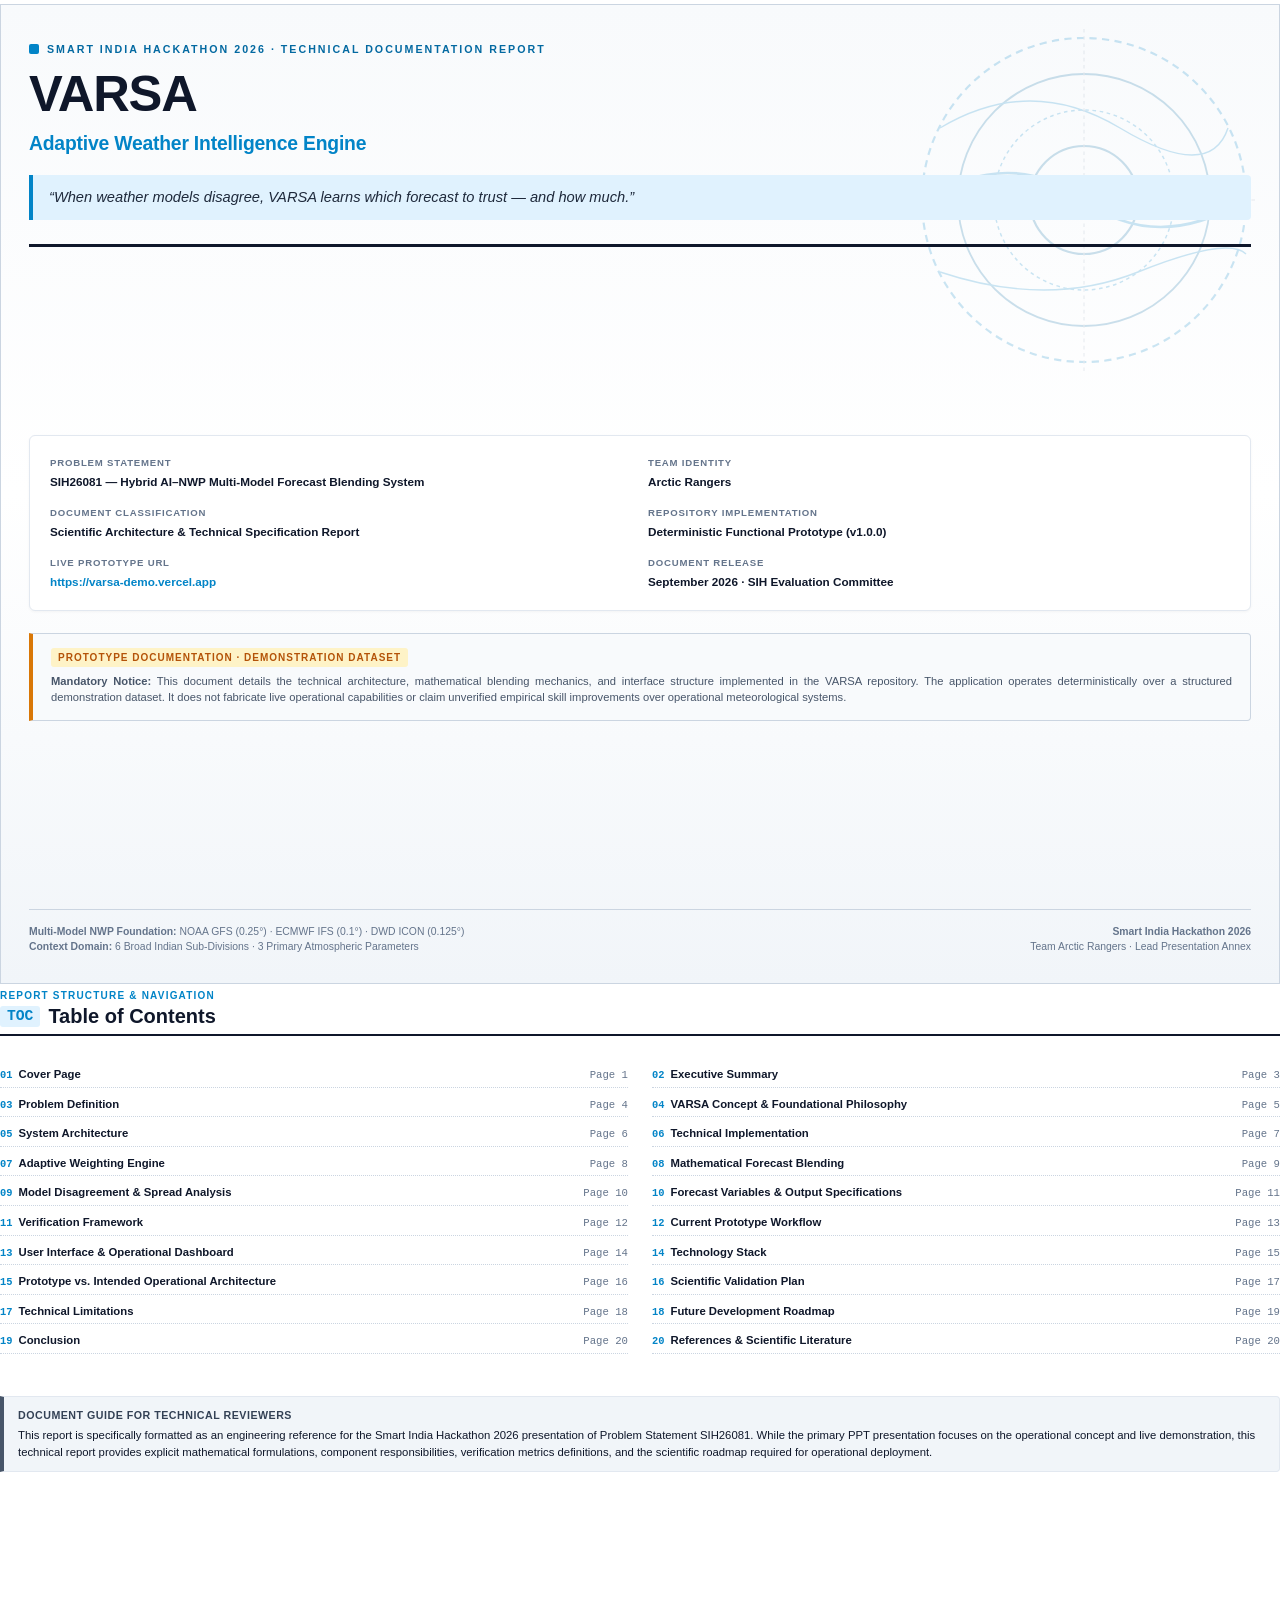
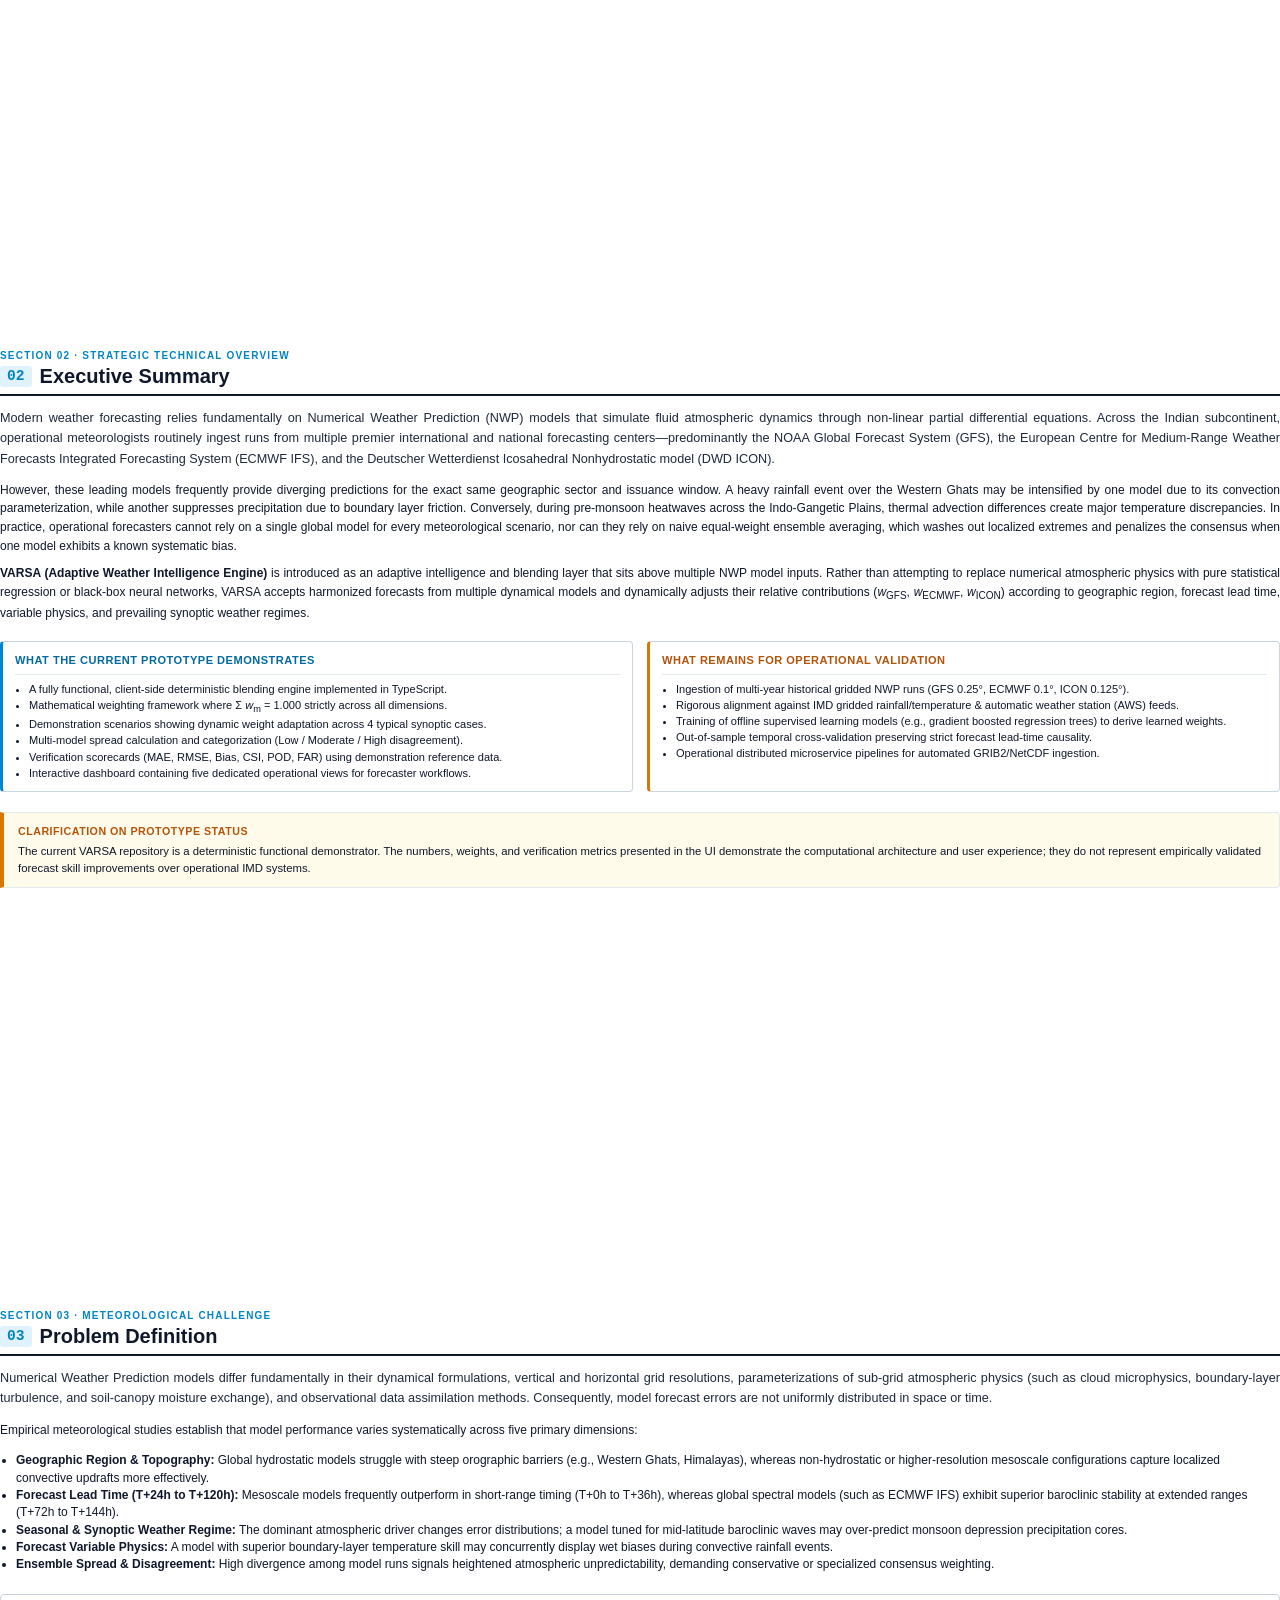
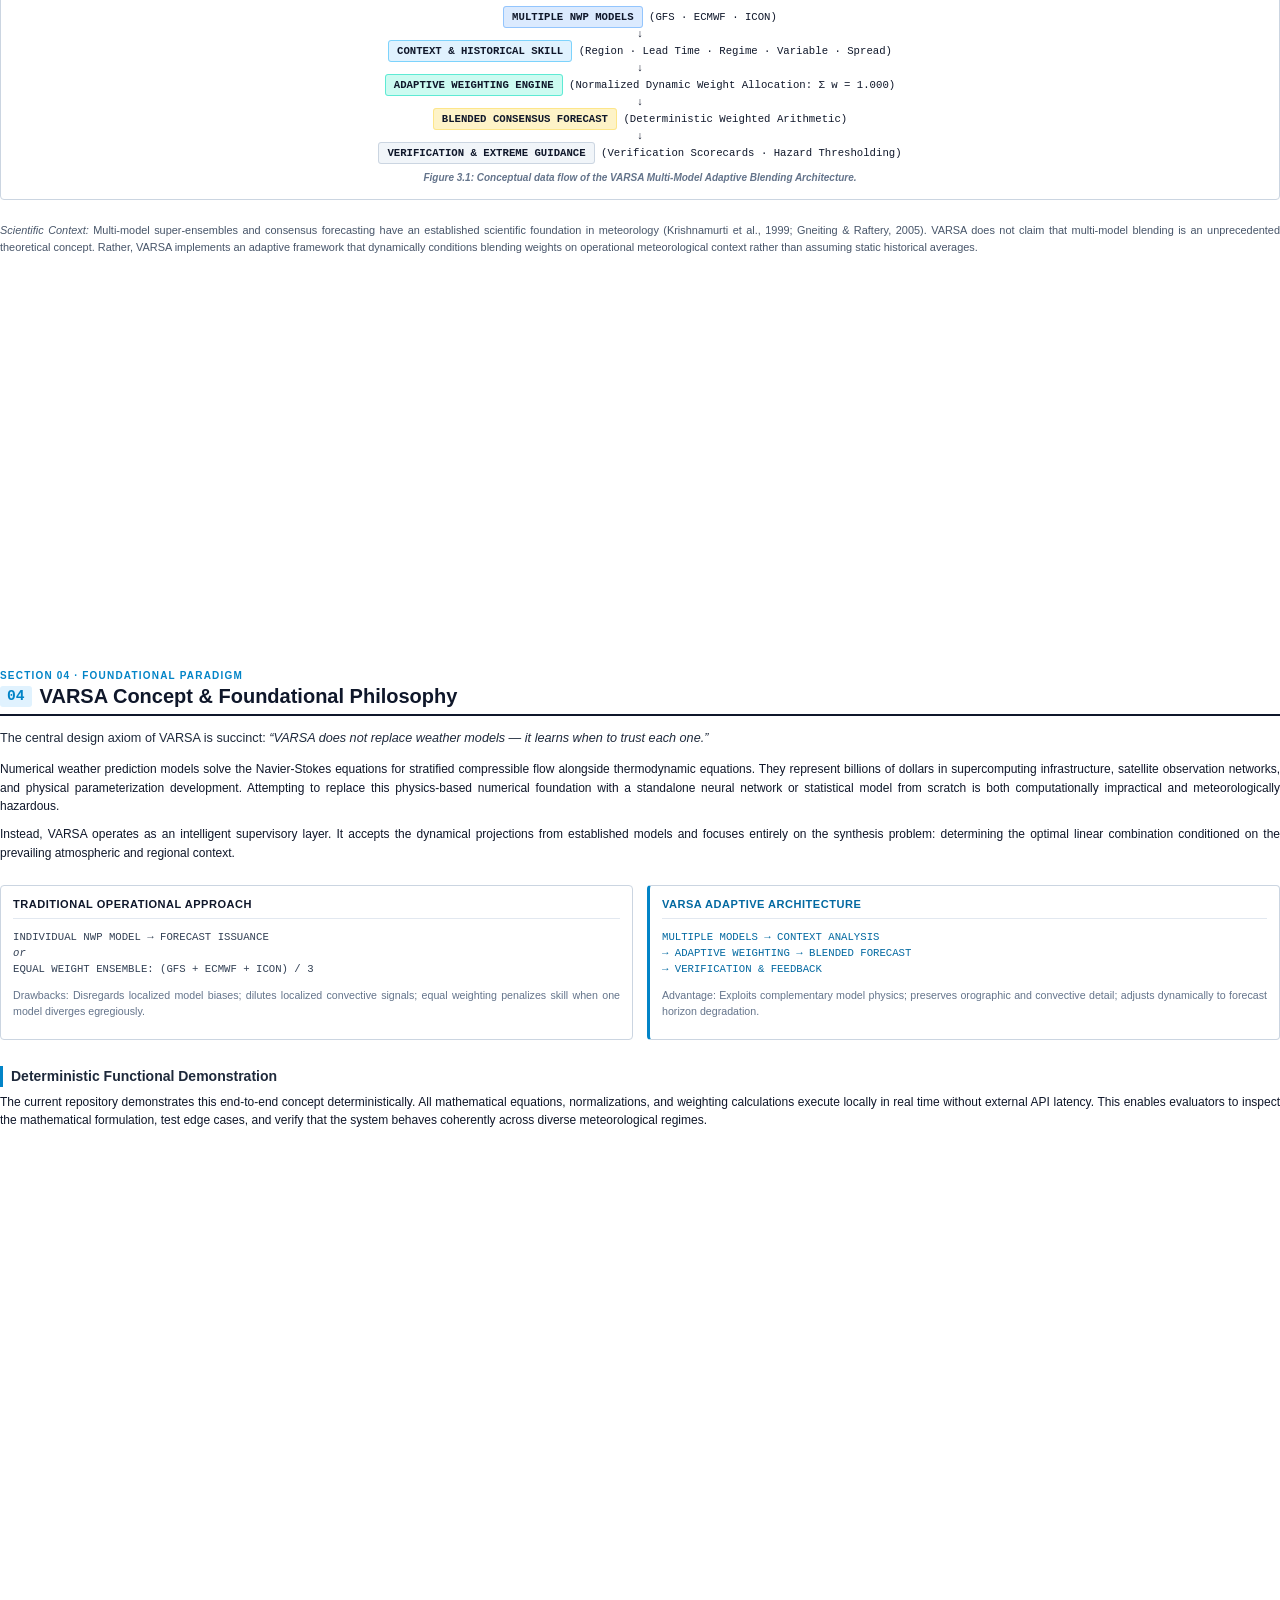
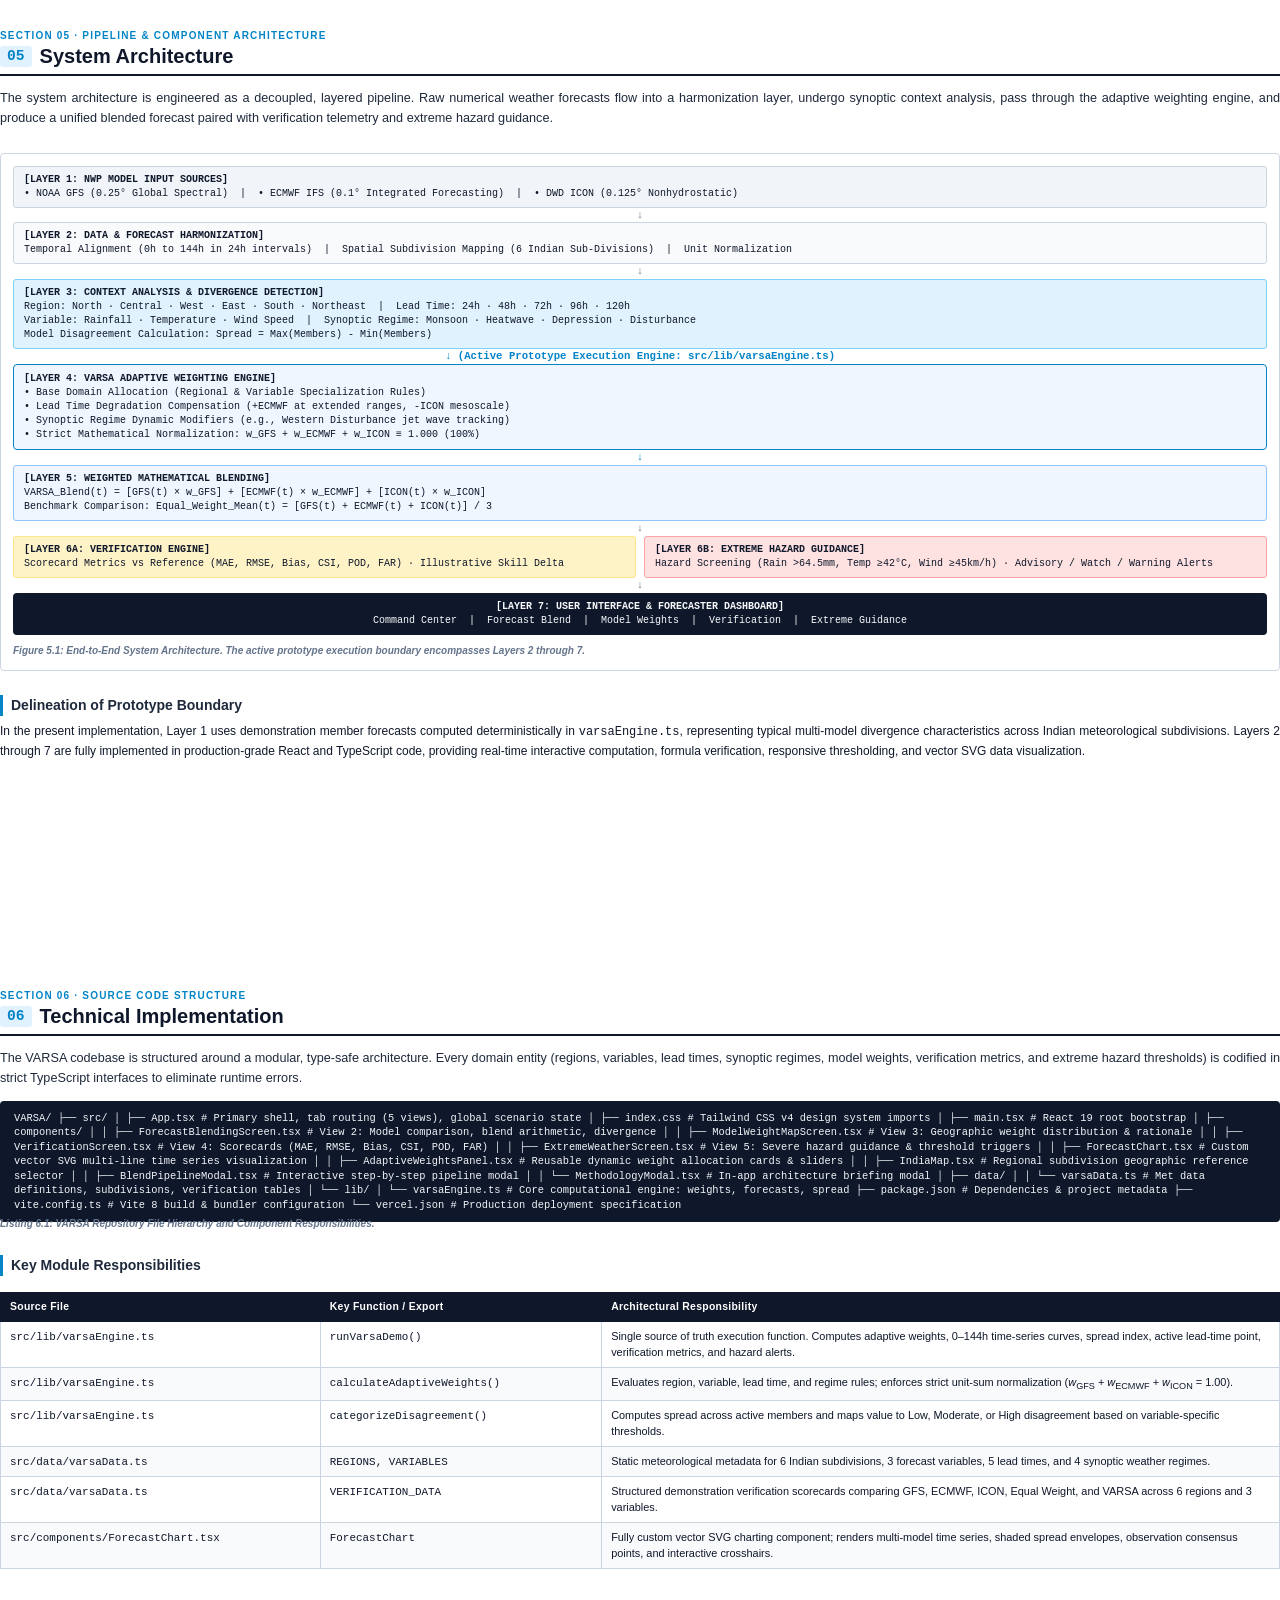
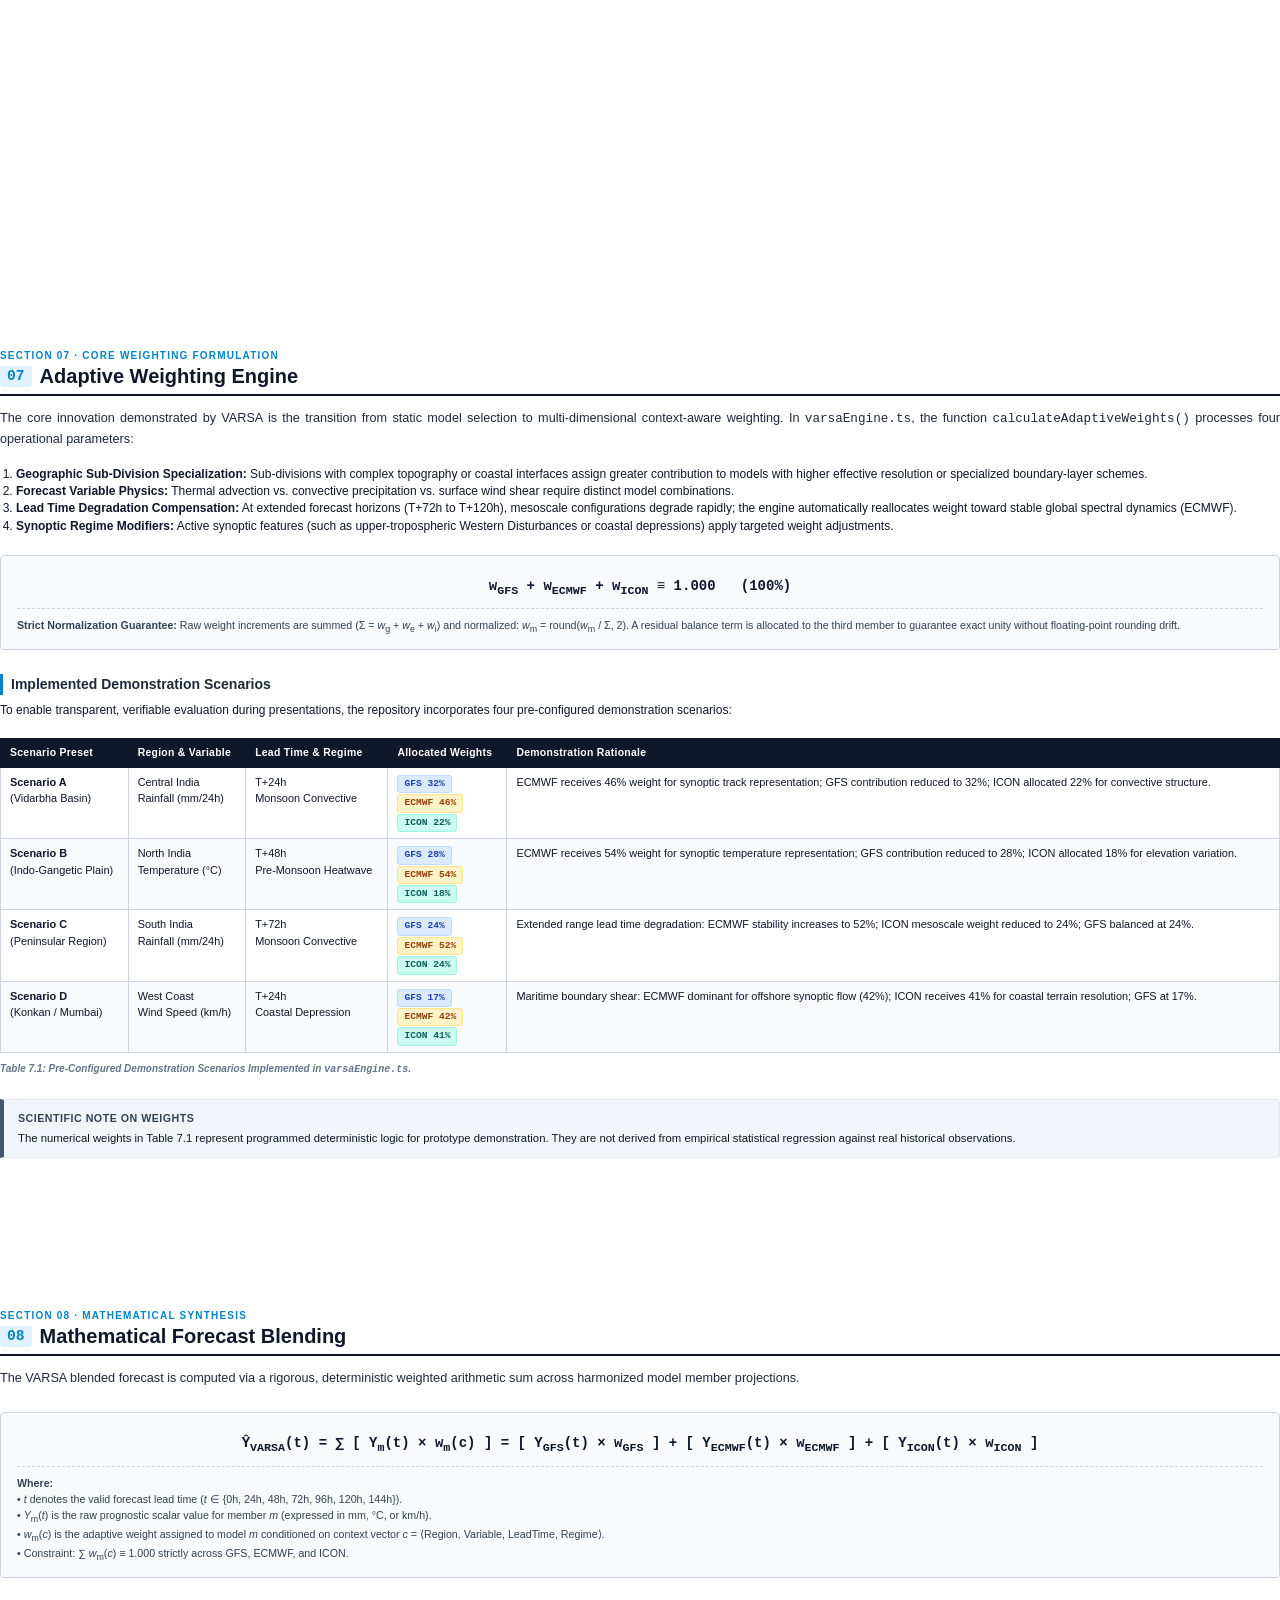
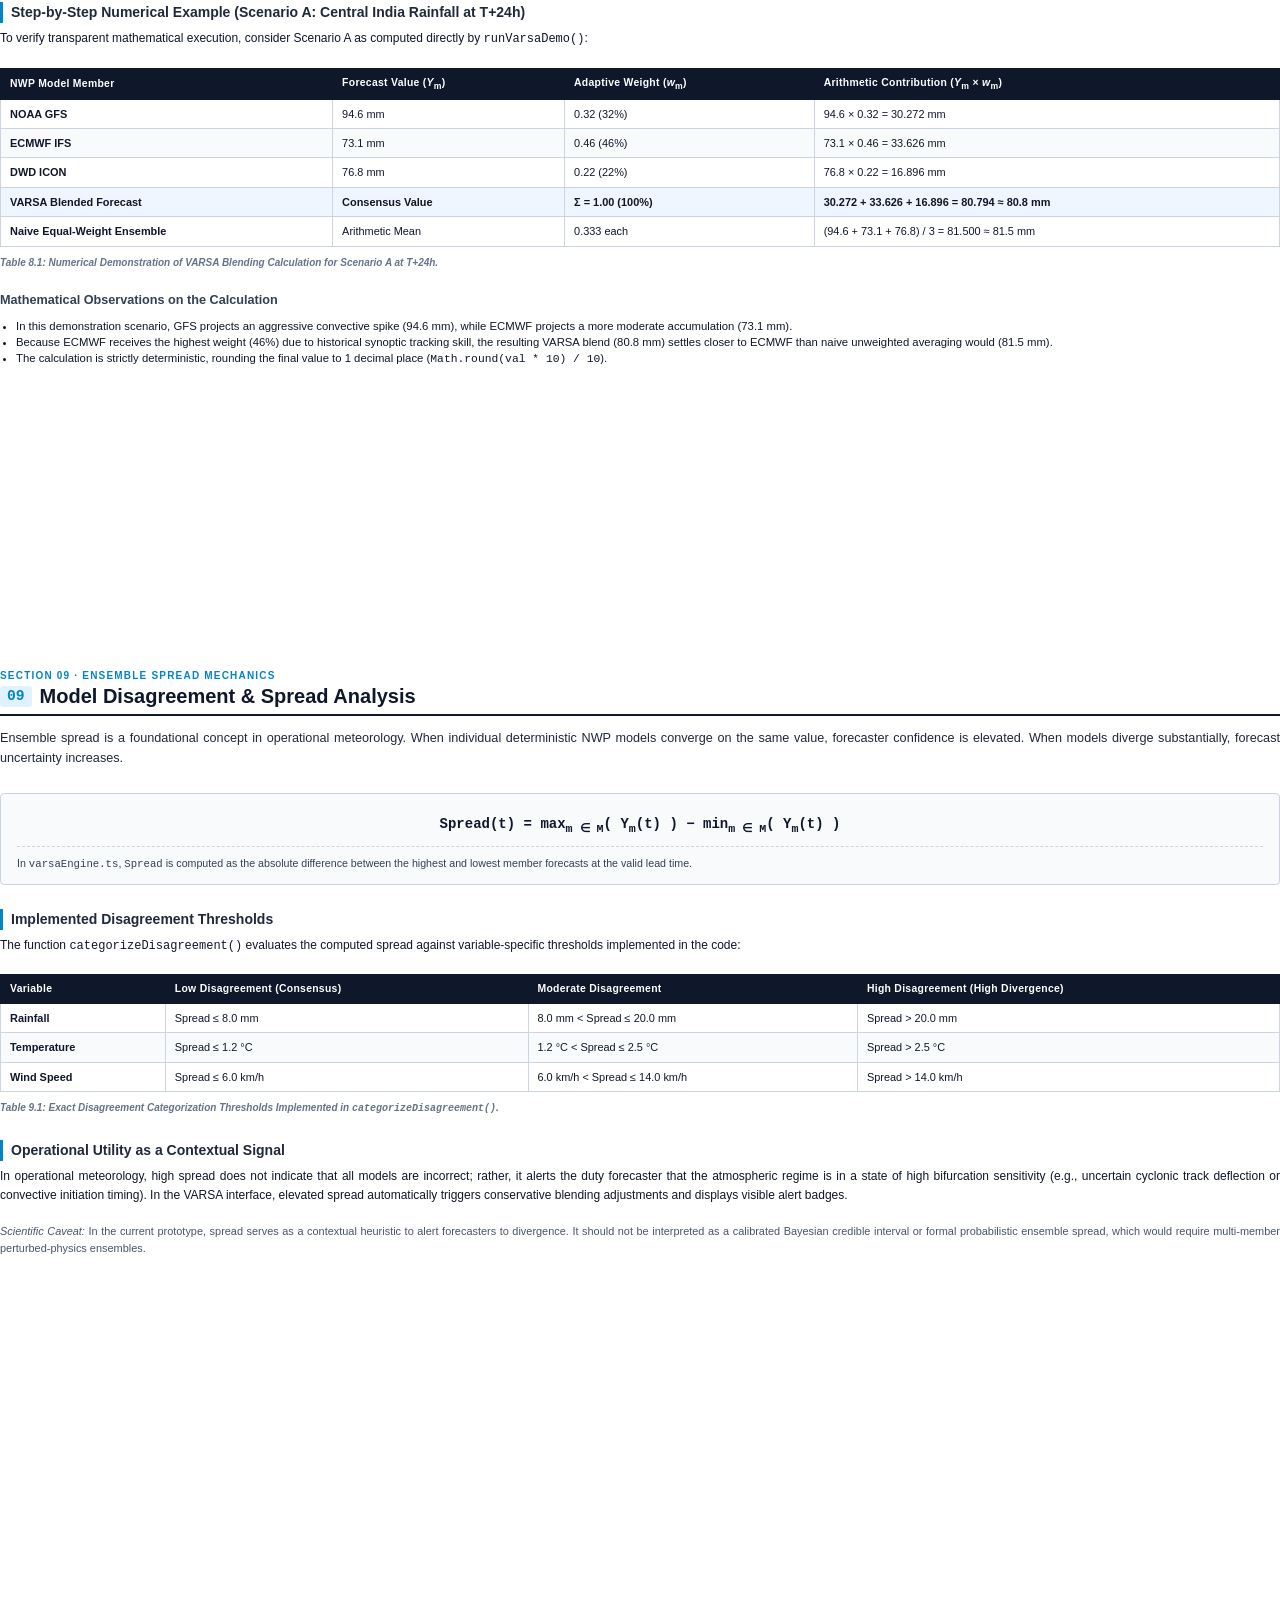
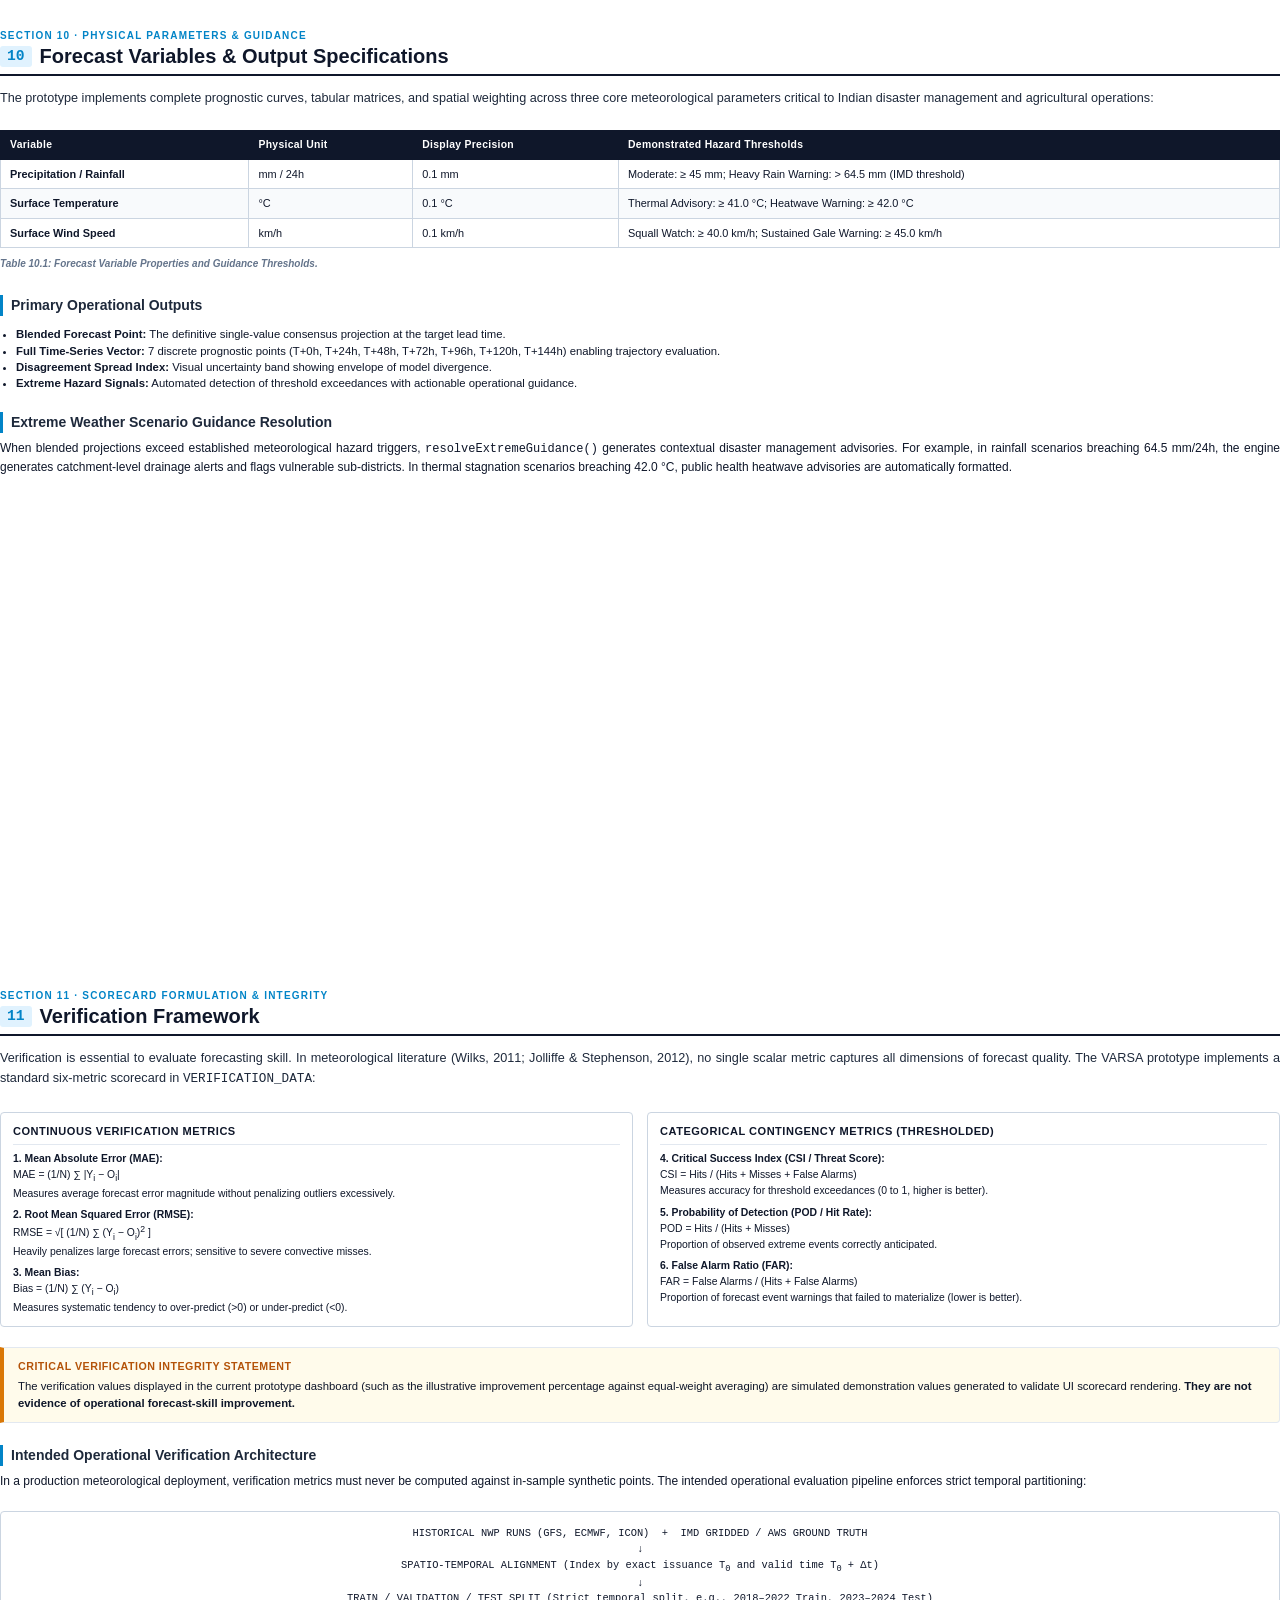
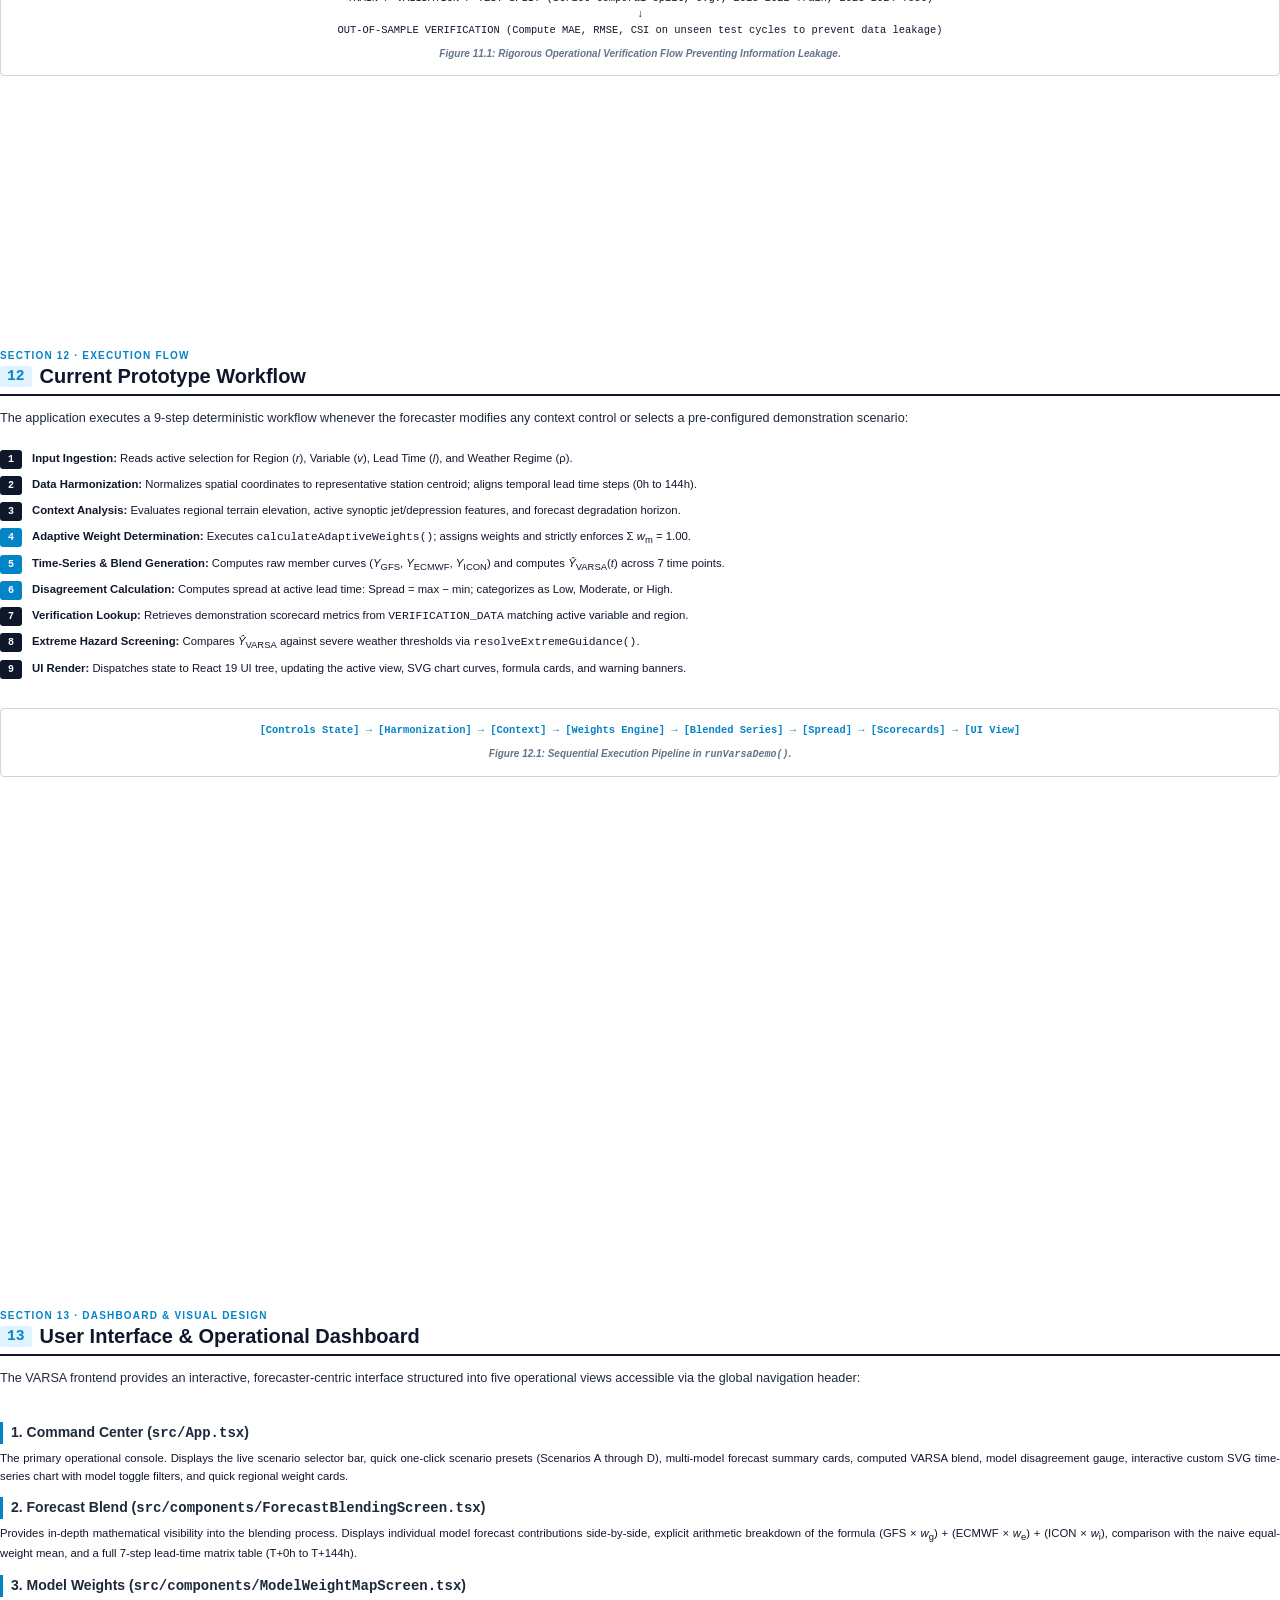
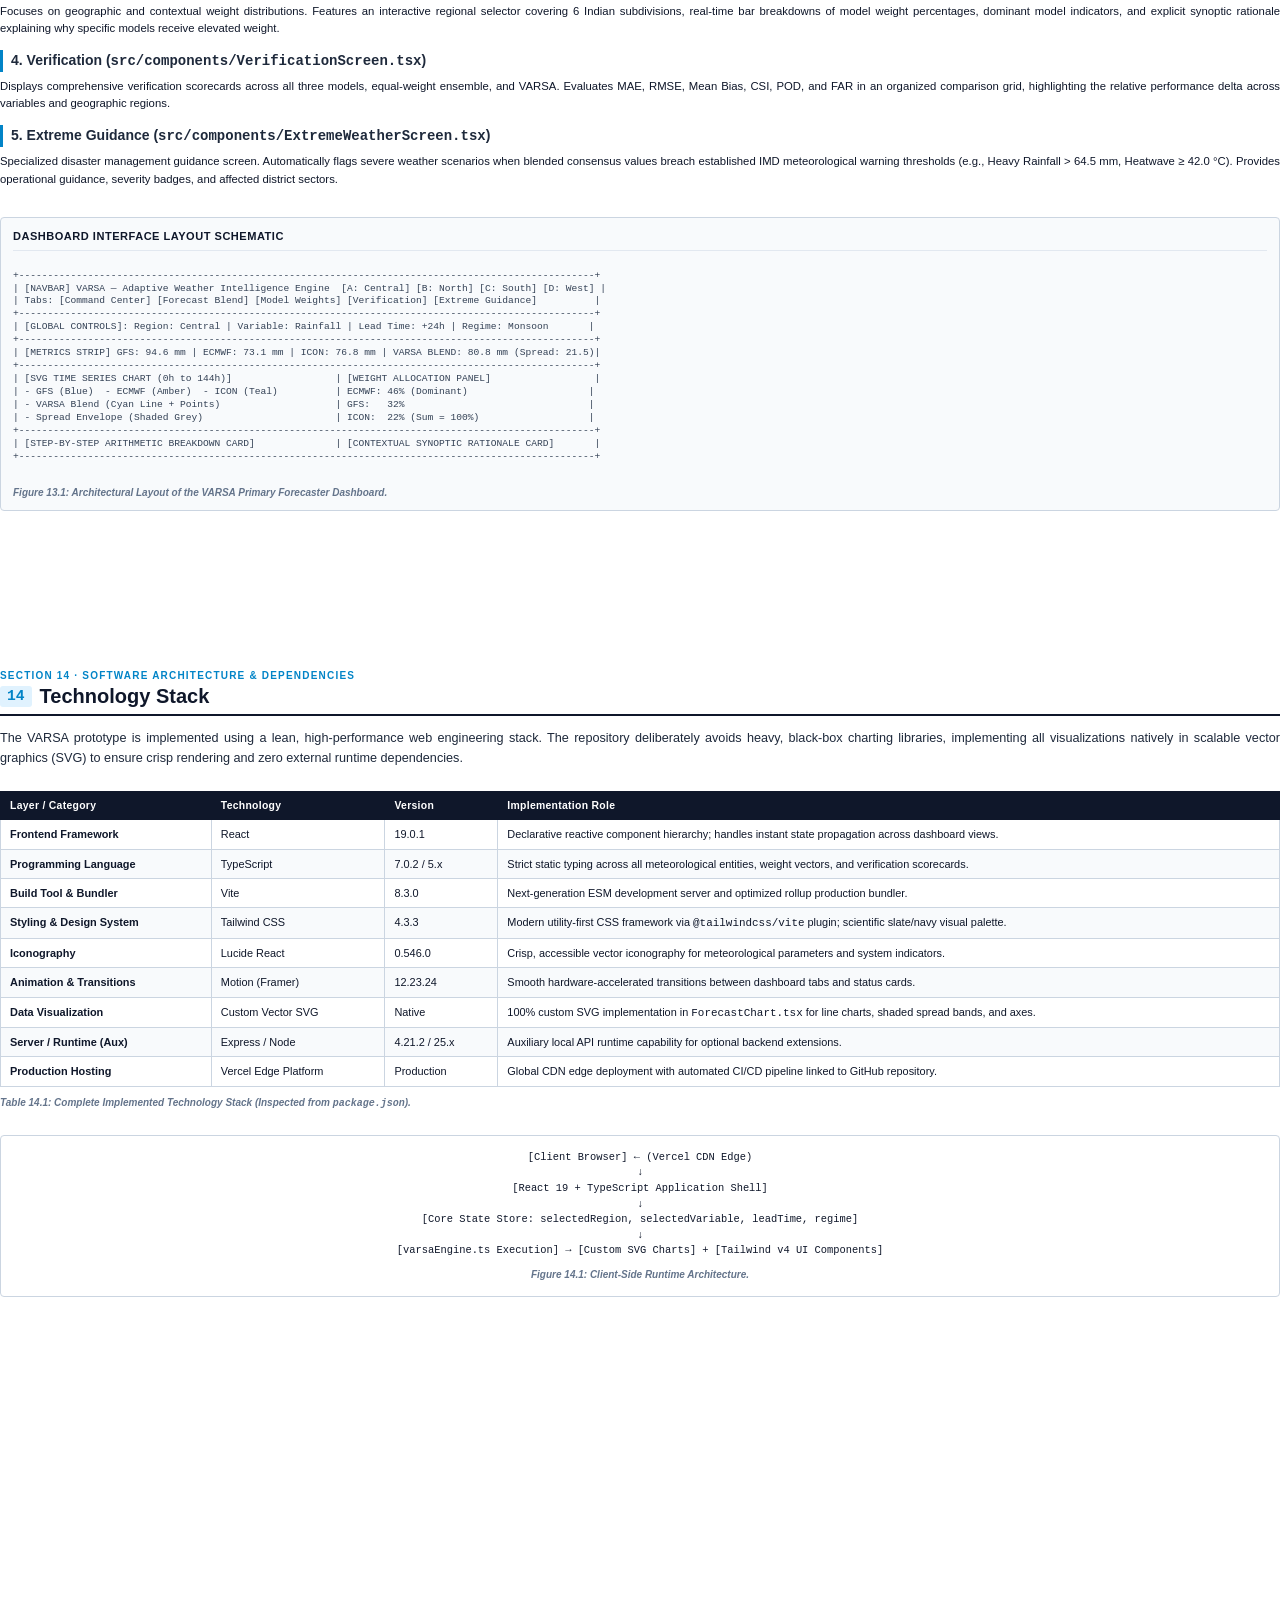
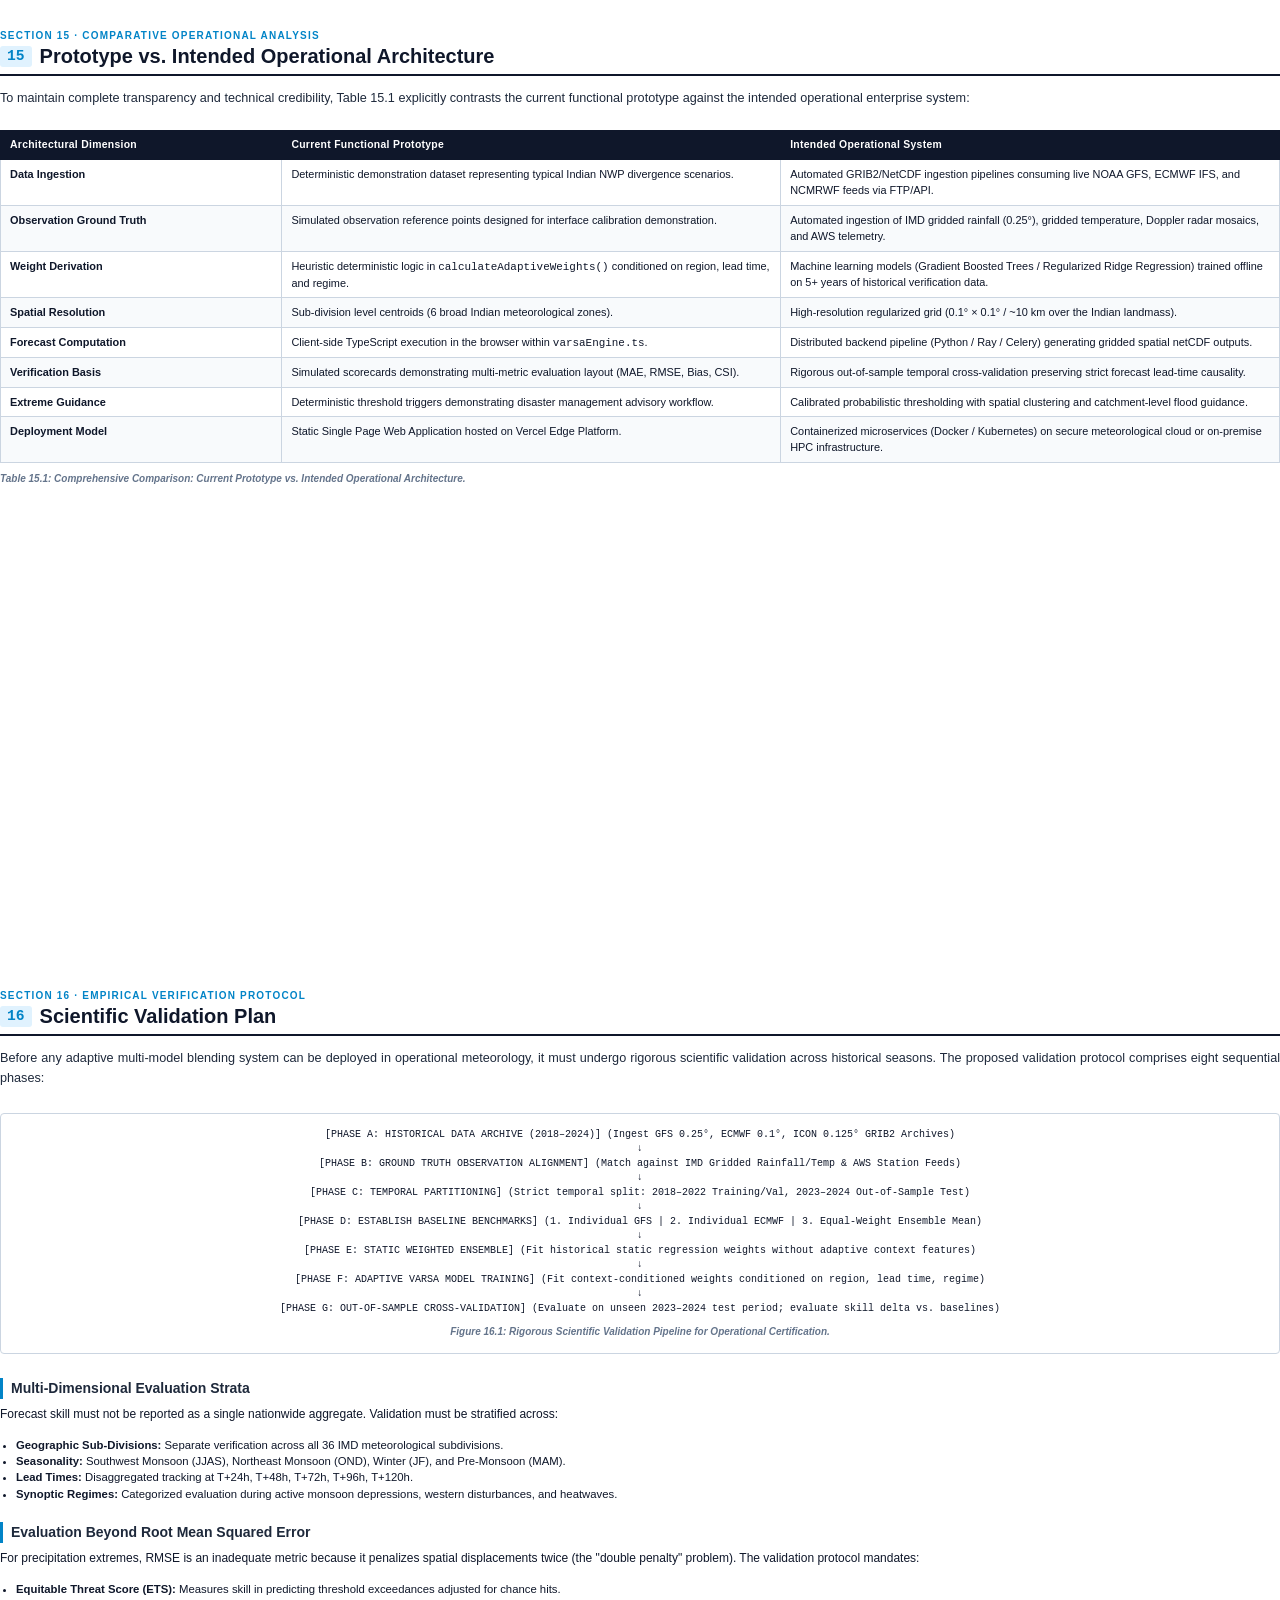
<file: docs/report.html>
<!DOCTYPE html>
<html lang="en">
<head>
<meta charset="UTF-8">
<title>VARSA Technical Documentation Report</title>
<style>
  @page {
    size: A4 portrait;
    margin: 16mm 16mm 16mm 16mm;
  }
  
  * {
    box-sizing: border-box;
    -webkit-print-color-adjust: exact !important;
    print-color-adjust: exact !important;
  }

  body {
    font-family: -apple-system, BlinkMacSystemFont, "Segoe UI", Roboto, "Helvetica Neue", Arial, sans-serif;
    color: #0f172a;
    background: #ffffff;
    line-height: 1.5;
    font-size: 9pt;
    margin: 0;
    padding: 0;
  }

  /* Section / Page Management */
  .page-section {
    page-break-after: always;
    min-height: 960px;
    display: flex;
    flex-direction: column;
    justify-content: flex-start;
    padding-top: 4px;
    position: relative;
  }

  .page-section.page-last {
    page-break-after: avoid;
  }

  /* Cover Page */
  .cover-container {
    height: 100%;
    min-height: 980px;
    display: flex;
    flex-direction: column;
    justify-content: space-between;
    padding: 36px 28px 28px 28px;
    border: 1.5px solid #cbd5e1;
    background: linear-gradient(180deg, #f8fafc 0%, #ffffff 50%, #f1f5f9 100%);
    position: relative;
  }

  .cover-decor {
    position: absolute;
    top: 15px;
    right: 15px;
    width: 360px;
    height: 360px;
    opacity: 0.20;
    pointer-events: none;
  }

  .cover-header {
    border-bottom: 3px solid #0f172a;
    padding-bottom: 24px;
    position: relative;
    z-index: 2;
  }

  .agency-tag {
    font-size: 8pt;
    font-weight: 700;
    letter-spacing: 2px;
    color: #0369a1;
    text-transform: uppercase;
    margin-bottom: 12px;
    display: flex;
    align-items: center;
    gap: 8px;
  }

  .agency-tag::before {
    content: "";
    display: inline-block;
    width: 10px;
    height: 10px;
    background: #0284c7;
    border-radius: 2px;
  }

  .cover-title {
    font-size: 38pt;
    font-weight: 800;
    letter-spacing: -1.2px;
    color: #0f172a;
    line-height: 1.0;
    margin: 0 0 10px 0;
  }

  .cover-subtitle {
    font-size: 14.5pt;
    font-weight: 600;
    color: #0284c7;
    margin: 0 0 16px 0;
    letter-spacing: -0.2px;
  }

  .cover-tagline {
    font-size: 11pt;
    font-style: italic;
    color: #1e293b;
    background: #e0f2fe;
    border-left: 4px solid #0284c7;
    padding: 12px 16px;
    margin-top: 16px;
    border-radius: 0 4px 4px 0;
    line-height: 1.45;
  }

  .cover-body {
    margin: 36px 0;
    position: relative;
    z-index: 2;
  }

  .cover-meta-grid {
    display: grid;
    grid-template-columns: 1fr 1fr;
    gap: 16px;
    background: #ffffff;
    border: 1px solid #e2e8f0;
    padding: 20px;
    border-radius: 6px;
    box-shadow: 0 1px 3px rgba(0,0,0,0.04);
  }

  .meta-item {
    font-size: 8.8pt;
  }

  .meta-label {
    font-size: 7.2pt;
    font-weight: 700;
    text-transform: uppercase;
    letter-spacing: 0.8px;
    color: #64748b;
    margin-bottom: 2px;
  }

  .meta-val {
    font-weight: 600;
    color: #0f172a;
  }

  .cover-status-badge {
    margin-top: 22px;
    display: flex;
    flex-direction: column;
    gap: 6px;
    background: #f8fafc;
    border: 1px solid #cbd5e1;
    border-left: 4px solid #d97706;
    padding: 14px 18px;
    border-radius: 0 4px 4px 0;
  }

  .status-tag {
    font-size: 7.5pt;
    font-weight: 800;
    letter-spacing: 1px;
    text-transform: uppercase;
    color: #b45309;
    background: #fef3c7;
    padding: 2px 7px;
    border-radius: 3px;
    align-self: flex-start;
  }

  .status-desc {
    font-size: 8.4pt;
    color: #475569;
    margin: 0;
    line-height: 1.45;
  }

  .cover-footer {
    border-top: 1.5px solid #cbd5e1;
    padding-top: 14px;
    display: flex;
    justify-content: space-between;
    align-items: flex-end;
    font-size: 7.8pt;
    color: #64748b;
  }

  /* Section Header Styling */
  .section-header-block {
    margin-bottom: 12px;
    border-bottom: 2px solid #0f172a;
    padding-bottom: 6px;
  }

  .sec-tag {
    font-size: 7.5pt;
    font-weight: 700;
    text-transform: uppercase;
    letter-spacing: 1.2px;
    color: #0284c7;
    margin-bottom: 2px;
  }

  h1.sec-title {
    font-size: 15pt;
    font-weight: 800;
    color: #0f172a;
    line-height: 1.15;
    margin: 0;
    display: flex;
    align-items: center;
    gap: 8px;
  }

  h1.sec-title .sec-num {
    font-size: 11pt;
    font-family: monospace;
    font-weight: 700;
    color: #0284c7;
    background: #e0f2fe;
    padding: 2px 7px;
    border-radius: 3px;
  }

  h2.sub-title {
    font-size: 10.5pt;
    font-weight: 700;
    color: #1e293b;
    margin: 12px 0 6px 0;
    border-left: 3px solid #0284c7;
    padding-left: 8px;
  }

  h3.sub-title-2 {
    font-size: 9.5pt;
    font-weight: 600;
    color: #334155;
    margin: 9px 0 4px 0;
  }

  p {
    margin: 0 0 9px 0;
    text-align: justify;
    line-height: 1.55;
  }

  p.lead {
    font-size: 9.5pt;
    font-weight: 500;
    color: #1e293b;
    line-height: 1.6;
    margin-bottom: 12px;
  }

  /* Callout boxes */
  .callout {
    border: 1px solid #e2e8f0;
    border-left: 4px solid #0284c7;
    background: #f8fafc;
    padding: 10px 14px;
    margin: 10px 0;
    border-radius: 0 4px 4px 0;
    font-size: 8.5pt;
  }

  .callout-title {
    font-weight: 700;
    font-size: 8pt;
    text-transform: uppercase;
    letter-spacing: 0.5px;
    color: #0369a1;
    margin-bottom: 4px;
  }

  .callout-warning {
    border-left-color: #d97706;
    background: #fffbeb;
  }
  .callout-warning .callout-title {
    color: #b45309;
  }

  .callout-note {
    border-left-color: #475569;
    background: #f1f5f9;
  }
  .callout-note .callout-title {
    color: #334155;
  }

  /* Tables */
  table.tech-table {
    width: 100%;
    border-collapse: collapse;
    margin: 10px 0 14px 0;
    font-size: 8.2pt;
  }

  table.tech-table th {
    background: #0f172a;
    color: #ffffff;
    font-weight: 600;
    text-align: left;
    padding: 6px 9px;
    border: 1px solid #0f172a;
    font-size: 7.8pt;
    letter-spacing: 0.3px;
  }

  table.tech-table td {
    padding: 6px 9px;
    border: 1px solid #cbd5e1;
    vertical-align: top;
  }

  table.tech-table tr:nth-child(even) td {
    background: #f8fafc;
  }

  table.tech-table tr.highlight td {
    background: #eff6ff;
    font-weight: 600;
  }

  .table-caption {
    font-size: 7.5pt;
    font-weight: 600;
    color: #64748b;
    margin-top: -6px;
    margin-bottom: 12px;
    font-style: italic;
  }

  /* Mathematical Equation Card */
  .math-card {
    background: #f8fafc;
    border: 1px solid #cbd5e1;
    border-radius: 4px;
    padding: 12px 16px;
    margin: 12px 0;
    font-family: "Courier New", Courier, monospace;
  }

  .math-formula {
    font-size: 10.5pt;
    font-weight: 700;
    color: #0f172a;
    text-align: center;
    padding: 8px 0;
    border-bottom: 1px dashed #cbd5e1;
    margin-bottom: 8px;
  }

  .math-legend {
    font-family: -apple-system, BlinkMacSystemFont, "Segoe UI", Roboto, sans-serif;
    font-size: 8pt;
    color: #334155;
    line-height: 1.5;
  }

  /* Diagrams */
  .diagram-box {
    background: #ffffff;
    border: 1px solid #cbd5e1;
    border-radius: 4px;
    padding: 14px;
    margin: 12px 0;
    text-align: center;
  }

  .diagram-caption {
    font-size: 7.5pt;
    font-weight: 600;
    color: #64748b;
    margin-top: 8px;
    font-style: italic;
  }

  /* Two Column Layout */
  .two-col {
    display: grid;
    grid-template-columns: 1fr 1fr;
    gap: 14px;
    margin: 10px 0;
  }

  .col-card {
    border: 1px solid #cbd5e1;
    border-radius: 4px;
    padding: 10px 12px;
    background: #ffffff;
    font-size: 8.3pt;
  }

  .col-card-header {
    font-weight: 700;
    font-size: 8.3pt;
    text-transform: uppercase;
    letter-spacing: 0.5px;
    padding-bottom: 5px;
    margin-bottom: 6px;
    border-bottom: 1px solid #e2e8f0;
  }

  .badge {
    display: inline-block;
    padding: 1px 6px;
    font-size: 7.2pt;
    font-weight: 700;
    border-radius: 3px;
    text-transform: uppercase;
    font-family: monospace;
  }
  .badge-gfs { background: #dbeafe; color: #1e40af; border: 1px solid #bfdbfe; }
  .badge-ecmwf { background: #fef3c7; color: #92400e; border: 1px solid #fde68a; }
  .badge-icon { background: #ccfbf1; color: #115e59; border: 1px solid #99f6e4; }
  .badge-varsa { background: #e0f2fe; color: #0369a1; border: 1px solid #bae6fd; }

  /* Tree Diagram */
  .tree-node {
    font-family: monospace;
    font-size: 7.8pt;
    line-height: 1.4;
    background: #0f172a;
    color: #f1f5f9;
    padding: 10px 14px;
    border-radius: 4px;
    overflow-x: auto;
  }

  /* Footnote list */
  ol.ref-list {
    margin: 8px 0;
    padding-left: 18px;
    font-size: 8pt;
    line-height: 1.5;
    color: #334155;
  }

  ol.ref-list li {
    margin-bottom: 6px;
  }

  /* Table of Contents */
  .toc-grid {
    display: grid;
    grid-template-columns: 1fr 1fr;
    gap: 8px 24px;
    margin: 18px 0;
    font-size: 8.5pt;
  }

  .toc-item {
    display: flex;
    justify-content: space-between;
    align-items: baseline;
    border-bottom: 1px dotted #cbd5e1;
    padding-bottom: 3px;
  }

  .toc-title {
    font-weight: 600;
    color: #0f172a;
  }

  .toc-num {
    font-family: monospace;
    font-size: 7.8pt;
    color: #0284c7;
    margin-right: 6px;
  }

  .toc-page {
    font-family: monospace;
    color: #64748b;
    font-size: 8pt;
  }
</style>
</head>
<body>

<!-- ========================================================================= -->
<!-- 01. COVER PAGE                                                            -->
<!-- ========================================================================= -->
<div class="page-section">
  <div class="cover-container">
    <svg class="cover-decor" viewBox="0 0 200 200" xmlns="http://www.w3.org/2000/svg">
      <circle cx="100" cy="100" r="90" fill="none" stroke="#0284c7" stroke-width="1.2" stroke-dasharray="4 3"/>
      <circle cx="100" cy="100" r="70" fill="none" stroke="#0369a1" stroke-width="1"/>
      <circle cx="100" cy="100" r="50" fill="none" stroke="#0284c7" stroke-width="0.8" stroke-dasharray="2 2"/>
      <circle cx="100" cy="100" r="30" fill="none" stroke="#0369a1" stroke-width="1.2"/>
      <path d="M 10 100 Q 60 70, 100 100 T 190 100" fill="none" stroke="#0284c7" stroke-width="1.5"/>
      <path d="M 20 60 Q 70 30, 120 60 T 180 60" fill="none" stroke="#0284c7" stroke-width="0.8"/>
      <path d="M 20 140 Q 80 160, 130 140 T 190 130" fill="none" stroke="#0284c7" stroke-width="0.8"/>
      <line x1="100" y1="5" x2="100" y2="195" stroke="#94a3b8" stroke-width="0.6" stroke-dasharray="2 2"/>
      <line x1="5" y1="100" x2="195" y2="100" stroke="#94a3b8" stroke-width="0.6" stroke-dasharray="2 2"/>
    </svg>

    <div class="cover-header">
      <div class="agency-tag">Smart India Hackathon 2026 · Technical Documentation Report</div>
      <div class="cover-title">VARSA</div>
      <div class="cover-subtitle">Adaptive Weather Intelligence Engine</div>
      <div class="cover-tagline">
        “When weather models disagree, VARSA learns which forecast to trust — and how much.”
      </div>
    </div>

    <div class="cover-body">
      <div class="cover-meta-grid">
        <div class="meta-item">
          <div class="meta-label">Problem Statement</div>
          <div class="meta-val">SIH26081 — Hybrid AI–NWP Multi-Model Forecast Blending System</div>
        </div>
        <div class="meta-item">
          <div class="meta-label">Team Identity</div>
          <div class="meta-val">Arctic Rangers</div>
        </div>
        <div class="meta-item">
          <div class="meta-label">Document Classification</div>
          <div class="meta-val">Scientific Architecture & Technical Specification Report</div>
        </div>
        <div class="meta-item">
          <div class="meta-label">Repository Implementation</div>
          <div class="meta-val">Deterministic Functional Prototype (v1.0.0)</div>
        </div>
        <div class="meta-item">
          <div class="meta-label">Live Prototype URL</div>
          <div class="meta-val"><a href="https://varsa-demo.vercel.app" style="color:#0284c7; text-decoration:none;">https://varsa-demo.vercel.app</a></div>
        </div>
        <div class="meta-item">
          <div class="meta-label">Document Release</div>
          <div class="meta-val">September 2026 · SIH Evaluation Committee</div>
        </div>
      </div>

      <div class="cover-status-badge">
        <div class="status-tag">Prototype Documentation · Demonstration Dataset</div>
        <p class="status-desc">
          <strong>Mandatory Notice:</strong> This document details the technical architecture, mathematical blending mechanics, and interface structure implemented in the VARSA repository. The application operates deterministically over a structured demonstration dataset. It does not fabricate live operational capabilities or claim unverified empirical skill improvements over operational meteorological systems.
        </p>
      </div>
    </div>

    <div class="cover-footer">
      <div>
        <strong>Multi-Model NWP Foundation:</strong> NOAA GFS (0.25°) · ECMWF IFS (0.1°) · DWD ICON (0.125°)<br>
        <strong>Context Domain:</strong> 6 Broad Indian Sub-Divisions · 3 Primary Atmospheric Parameters
      </div>
      <div style="text-align:right;">
        <strong>Smart India Hackathon 2026</strong><br>
        Team Arctic Rangers · Lead Presentation Annex
      </div>
    </div>
  </div>
</div>

<!-- ========================================================================= -->
<!-- TABLE OF CONTENTS                                                         -->
<!-- ========================================================================= -->
<div class="page-section">
  <div class="section-header-block">
    <div class="sec-tag">Report Structure & Navigation</div>
    <h1 class="sec-title"><span class="sec-num">TOC</span> Table of Contents</h1>
  </div>
  
  <div class="toc-grid">
    <div class="toc-item"><span class="toc-title"><span class="toc-num">01</span>Cover Page</span><span class="toc-page">Page 1</span></div>
    <div class="toc-item"><span class="toc-title"><span class="toc-num">02</span>Executive Summary</span><span class="toc-page">Page 3</span></div>
    <div class="toc-item"><span class="toc-title"><span class="toc-num">03</span>Problem Definition</span><span class="toc-page">Page 4</span></div>
    <div class="toc-item"><span class="toc-title"><span class="toc-num">04</span>VARSA Concept & Foundational Philosophy</span><span class="toc-page">Page 5</span></div>
    <div class="toc-item"><span class="toc-title"><span class="toc-num">05</span>System Architecture</span><span class="toc-page">Page 6</span></div>
    <div class="toc-item"><span class="toc-title"><span class="toc-num">06</span>Technical Implementation</span><span class="toc-page">Page 7</span></div>
    <div class="toc-item"><span class="toc-title"><span class="toc-num">07</span>Adaptive Weighting Engine</span><span class="toc-page">Page 8</span></div>
    <div class="toc-item"><span class="toc-title"><span class="toc-num">08</span>Mathematical Forecast Blending</span><span class="toc-page">Page 9</span></div>
    <div class="toc-item"><span class="toc-title"><span class="toc-num">09</span>Model Disagreement & Spread Analysis</span><span class="toc-page">Page 10</span></div>
    <div class="toc-item"><span class="toc-title"><span class="toc-num">10</span>Forecast Variables & Output Specifications</span><span class="toc-page">Page 11</span></div>
    <div class="toc-item"><span class="toc-title"><span class="toc-num">11</span>Verification Framework</span><span class="toc-page">Page 12</span></div>
    <div class="toc-item"><span class="toc-title"><span class="toc-num">12</span>Current Prototype Workflow</span><span class="toc-page">Page 13</span></div>
    <div class="toc-item"><span class="toc-title"><span class="toc-num">13</span>User Interface & Operational Dashboard</span><span class="toc-page">Page 14</span></div>
    <div class="toc-item"><span class="toc-title"><span class="toc-num">14</span>Technology Stack</span><span class="toc-page">Page 15</span></div>
    <div class="toc-item"><span class="toc-title"><span class="toc-num">15</span>Prototype vs. Intended Operational Architecture</span><span class="toc-page">Page 16</span></div>
    <div class="toc-item"><span class="toc-title"><span class="toc-num">16</span>Scientific Validation Plan</span><span class="toc-page">Page 17</span></div>
    <div class="toc-item"><span class="toc-title"><span class="toc-num">17</span>Technical Limitations</span><span class="toc-page">Page 18</span></div>
    <div class="toc-item"><span class="toc-title"><span class="toc-num">18</span>Future Development Roadmap</span><span class="toc-page">Page 19</span></div>
    <div class="toc-item"><span class="toc-title"><span class="toc-num">19</span>Conclusion</span><span class="toc-page">Page 20</span></div>
    <div class="toc-item"><span class="toc-title"><span class="toc-num">20</span>References & Scientific Literature</span><span class="toc-page">Page 20</span></div>
  </div>

  <div class="callout callout-note" style="margin-top: 24px;">
    <div class="callout-title">Document Guide for Technical Reviewers</div>
    This report is specifically formatted as an engineering reference for the Smart India Hackathon 2026 presentation of Problem Statement SIH26081. While the primary PPT presentation focuses on the operational concept and live demonstration, this technical report provides explicit mathematical formulations, component responsibilities, verification metrics definitions, and the scientific roadmap required for operational deployment.
  </div>
</div>

<!-- ========================================================================= -->
<!-- 02. EXECUTIVE SUMMARY                                                     -->
<!-- ========================================================================= -->
<div class="page-section">
  <div class="section-header-block">
    <div class="sec-tag">Section 02 · Strategic Technical Overview</div>
    <h1 class="sec-title"><span class="sec-num">02</span> Executive Summary</h1>
  </div>

  <p class="lead">
    Modern weather forecasting relies fundamentally on Numerical Weather Prediction (NWP) models that simulate fluid atmospheric dynamics through non-linear partial differential equations. Across the Indian subcontinent, operational meteorologists routinely ingest runs from multiple premier international and national forecasting centers—predominantly the NOAA Global Forecast System (GFS), the European Centre for Medium-Range Weather Forecasts Integrated Forecasting System (ECMWF IFS), and the Deutscher Wetterdienst Icosahedral Nonhydrostatic model (DWD ICON).
  </p>

  <p>
    However, these leading models frequently provide diverging predictions for the exact same geographic sector and issuance window. A heavy rainfall event over the Western Ghats may be intensified by one model due to its convection parameterization, while another suppresses precipitation due to boundary layer friction. Conversely, during pre-monsoon heatwaves across the Indo-Gangetic Plains, thermal advection differences create major temperature discrepancies. In practice, operational forecasters cannot rely on a single global model for every meteorological scenario, nor can they rely on naive equal-weight ensemble averaging, which washes out localized extremes and penalizes the consensus when one model exhibits a known systematic bias.
  </p>

  <p>
    <strong>VARSA (Adaptive Weather Intelligence Engine)</strong> is introduced as an adaptive intelligence and blending layer that sits above multiple NWP model inputs. Rather than attempting to replace numerical atmospheric physics with pure statistical regression or black-box neural networks, VARSA accepts harmonized forecasts from multiple dynamical models and dynamically adjusts their relative contributions (<em>w</em><sub>GFS</sub>, <em>w</em><sub>ECMWF</sub>, <em>w</em><sub>ICON</sub>) according to geographic region, forecast lead time, variable physics, and prevailing synoptic weather regimes.
  </p>

  <div class="two-col" style="margin-top:10px;">
    <div class="col-card" style="border-left: 3px solid #0284c7;">
      <div class="col-card-header" style="color: #0369a1;">What the Current Prototype Demonstrates</div>
      <ul style="margin: 0; padding-left: 14px; line-height: 1.45;">
        <li>A fully functional, client-side deterministic blending engine implemented in TypeScript.</li>
        <li>Mathematical weighting framework where &Sigma; <em>w</em><sub>m</sub> = 1.000 strictly across all dimensions.</li>
        <li>Demonstration scenarios showing dynamic weight adaptation across 4 typical synoptic cases.</li>
        <li>Multi-model spread calculation and categorization (Low / Moderate / High disagreement).</li>
        <li>Verification scorecards (MAE, RMSE, Bias, CSI, POD, FAR) using demonstration reference data.</li>
        <li>Interactive dashboard containing five dedicated operational views for forecaster workflows.</li>
      </ul>
    </div>

    <div class="col-card" style="border-left: 3px solid #d97706;">
      <div class="col-card-header" style="color: #b45309;">What Remains for Operational Validation</div>
      <ul style="margin: 0; padding-left: 14px; line-height: 1.45;">
        <li>Ingestion of multi-year historical gridded NWP runs (GFS 0.25°, ECMWF 0.1°, ICON 0.125°).</li>
        <li>Rigorous alignment against IMD gridded rainfall/temperature & automatic weather station (AWS) feeds.</li>
        <li>Training of offline supervised learning models (e.g., gradient boosted regression trees) to derive learned weights.</li>
        <li>Out-of-sample temporal cross-validation preserving strict forecast lead-time causality.</li>
        <li>Operational distributed microservice pipelines for automated GRIB2/NetCDF ingestion.</li>
      </ul>
    </div>
  </div>

  <div class="callout callout-warning">
    <div class="callout-title">Clarification on Prototype Status</div>
    The current VARSA repository is a deterministic functional demonstrator. The numbers, weights, and verification metrics presented in the UI demonstrate the computational architecture and user experience; they do not represent empirically validated forecast skill improvements over operational IMD systems.
  </div>
</div>

<!-- ========================================================================= -->
<!-- 03. PROBLEM DEFINITION                                                    -->
<!-- ========================================================================= -->
<div class="page-section">
  <div class="section-header-block">
    <div class="sec-tag">Section 03 · Meteorological Challenge</div>
    <h1 class="sec-title"><span class="sec-num">03</span> Problem Definition</h1>
  </div>

  <p class="lead">
    Numerical Weather Prediction models differ fundamentally in their dynamical formulations, vertical and horizontal grid resolutions, parameterizations of sub-grid atmospheric physics (such as cloud microphysics, boundary-layer turbulence, and soil-canopy moisture exchange), and observational data assimilation methods. Consequently, model forecast errors are not uniformly distributed in space or time.
  </p>

  <p>
    Empirical meteorological studies establish that model performance varies systematically across five primary dimensions:
  </p>

  <ul style="margin: 4px 0 8px 16px; padding: 0; line-height: 1.45;">
    <li><strong>Geographic Region & Topography:</strong> Global hydrostatic models struggle with steep orographic barriers (e.g., Western Ghats, Himalayas), whereas non-hydrostatic or higher-resolution mesoscale configurations capture localized convective updrafts more effectively.</li>
    <li><strong>Forecast Lead Time (T+24h to T+120h):</strong> Mesoscale models frequently outperform in short-range timing (T+0h to T+36h), whereas global spectral models (such as ECMWF IFS) exhibit superior baroclinic stability at extended ranges (T+72h to T+144h).</li>
    <li><strong>Seasonal & Synoptic Weather Regime:</strong> The dominant atmospheric driver changes error distributions; a model tuned for mid-latitude baroclinic waves may over-predict monsoon depression precipitation cores.</li>
    <li><strong>Forecast Variable Physics:</strong> A model with superior boundary-layer temperature skill may concurrently display wet biases during convective rainfall events.</li>
    <li><strong>Ensemble Spread & Disagreement:</strong> High divergence among model runs signals heightened atmospheric unpredictability, demanding conservative or specialized consensus weighting.</li>
  </ul>

  <div class="diagram-box">
    <div style="font-family: monospace; font-size: 8pt; color: #0f172a; line-height: 1.6;">
      <span style="background:#dbeafe; padding:4px 8px; border-radius:3px; border:1px solid #93c5fd; font-weight:700;">MULTIPLE NWP MODELS</span> (GFS · ECMWF · ICON)
      <br>&darr;
      <br><span style="background:#e0f2fe; padding:4px 8px; border-radius:3px; border:1px solid #7dd3fc; font-weight:700;">CONTEXT & HISTORICAL SKILL</span> (Region · Lead Time · Regime · Variable · Spread)
      <br>&darr;
      <br><span style="background:#ccfbf1; padding:4px 8px; border-radius:3px; border:1px solid #5eead4; font-weight:700;">ADAPTIVE WEIGHTING ENGINE</span> (Normalized Dynamic Weight Allocation: &Sigma; w = 1.000)
      <br>&darr;
      <br><span style="background:#fef3c7; padding:4px 8px; border-radius:3px; border:1px solid #fde68a; font-weight:700;">BLENDED CONSENSUS FORECAST</span> (Deterministic Weighted Arithmetic)
      <br>&darr;
      <br><span style="background:#f1f5f9; padding:4px 8px; border-radius:3px; border:1px solid #cbd5e1; font-weight:700;">VERIFICATION & EXTREME GUIDANCE</span> (Verification Scorecards · Hazard Thresholding)
    </div>
    <div class="diagram-caption">Figure 3.1: Conceptual data flow of the VARSA Multi-Model Adaptive Blending Architecture.</div>
  </div>

  <p style="font-size: 8.2pt; color: #475569; margin-top: 10px;">
    <em>Scientific Context:</em> Multi-model super-ensembles and consensus forecasting have an established scientific foundation in meteorology (Krishnamurti et al., 1999; Gneiting & Raftery, 2005). VARSA does not claim that multi-model blending is an unprecedented theoretical concept. Rather, VARSA implements an adaptive framework that dynamically conditions blending weights on operational meteorological context rather than assuming static historical averages.
  </p>
</div>

<!-- ========================================================================= -->
<!-- 04. VARSA CONCEPT                                                         -->
<!-- ========================================================================= -->
<div class="page-section">
  <div class="section-header-block">
    <div class="sec-tag">Section 04 · Foundational Paradigm</div>
    <h1 class="sec-title"><span class="sec-num">04</span> VARSA Concept & Foundational Philosophy</h1>
  </div>

  <p class="lead">
    The central design axiom of VARSA is succinct: <em>“VARSA does not replace weather models — it learns when to trust each one.”</em>
  </p>

  <p>
    Numerical weather prediction models solve the Navier-Stokes equations for stratified compressible flow alongside thermodynamic equations. They represent billions of dollars in supercomputing infrastructure, satellite observation networks, and physical parameterization development. Attempting to replace this physics-based numerical foundation with a standalone neural network or statistical model from scratch is both computationally impractical and meteorologically hazardous.
  </p>

  <p>
    Instead, VARSA operates as an intelligent supervisory layer. It accepts the dynamical projections from established models and focuses entirely on the synthesis problem: determining the optimal linear combination conditioned on the prevailing atmospheric and regional context.
  </p>

  <div class="two-col" style="margin: 14px 0;">
    <div class="col-card">
      <div class="col-card-header">Traditional Operational Approach</div>
      <div style="font-family: monospace; font-size: 8pt; line-height: 1.5; color: #334155; padding: 4px 0;">
        INDIVIDUAL NWP MODEL &rarr; FORECAST ISSUANCE<br>
        <em>or</em><br>
        EQUAL WEIGHT ENSEMBLE: (GFS + ECMWF + ICON) / 3
      </div>
      <p style="font-size: 8pt; color: #64748b; margin-top: 6px;">
        Drawbacks: Disregards localized model biases; dilutes localized convective signals; equal weighting penalizes skill when one model diverges egregiously.
      </p>
    </div>

    <div class="col-card" style="border-left: 3px solid #0284c7;">
      <div class="col-card-header" style="color: #0369a1;">VARSA Adaptive Architecture</div>
      <div style="font-family: monospace; font-size: 8pt; line-height: 1.5; color: #0369a1; padding: 4px 0;">
        MULTIPLE MODELS &rarr; CONTEXT ANALYSIS<br>
        &rarr; ADAPTIVE WEIGHTING &rarr; BLENDED FORECAST<br>
        &rarr; VERIFICATION & FEEDBACK
      </div>
      <p style="font-size: 8pt; color: #64748b; margin-top: 6px;">
        Advantage: Exploits complementary model physics; preserves orographic and convective detail; adjusts dynamically to forecast horizon degradation.
      </p>
    </div>
  </div>

  <h2 class="sub-title">Deterministic Functional Demonstration</h2>
  <p>
    The current repository demonstrates this end-to-end concept deterministically. All mathematical equations, normalizations, and weighting calculations execute locally in real time without external API latency. This enables evaluators to inspect the mathematical formulation, test edge cases, and verify that the system behaves coherently across diverse meteorological regimes.
  </p>
</div>

<!-- ========================================================================= -->
<!-- 05. SYSTEM ARCHITECTURE                                                   -->
<!-- ========================================================================= -->
<div class="page-section">
  <div class="section-header-block">
    <div class="sec-tag">Section 05 · Pipeline & Component Architecture</div>
    <h1 class="sec-title"><span class="sec-num">05</span> System Architecture</h1>
  </div>

  <p class="lead">
    The system architecture is engineered as a decoupled, layered pipeline. Raw numerical weather forecasts flow into a harmonization layer, undergo synoptic context analysis, pass through the adaptive weighting engine, and produce a unified blended forecast paired with verification telemetry and extreme hazard guidance.
  </p>

  <div class="diagram-box" style="padding: 12px; text-align: left;">
    <div style="font-family: monospace; font-size: 7.5pt; line-height: 1.4; color: #0f172a;">
      <div style="background:#f1f5f9; border:1px solid #cbd5e1; padding:6px 10px; border-radius:3px;">
        <strong>[LAYER 1: NWP MODEL INPUT SOURCES]</strong><br>
        &bull; NOAA GFS (0.25° Global Spectral) &nbsp;|&nbsp; &bull; ECMWF IFS (0.1° Integrated Forecasting) &nbsp;|&nbsp; &bull; DWD ICON (0.125° Nonhydrostatic)
      </div>
      <div style="text-align:center; color:#64748b; font-weight:bold; font-size:8pt;">&darr;</div>
      <div style="background:#f8fafc; border:1px solid #cbd5e1; padding:6px 10px; border-radius:3px;">
        <strong>[LAYER 2: DATA & FORECAST HARMONIZATION]</strong><br>
        Temporal Alignment (0h to 144h in 24h intervals) &nbsp;|&nbsp; Spatial Subdivision Mapping (6 Indian Sub-Divisions) &nbsp;|&nbsp; Unit Normalization
      </div>
      <div style="text-align:center; color:#64748b; font-weight:bold; font-size:8pt;">&darr;</div>
      <div style="background:#e0f2fe; border:1px solid #7dd3fc; padding:6px 10px; border-radius:3px;">
        <strong>[LAYER 3: CONTEXT ANALYSIS & DIVERGENCE DETECTION]</strong><br>
        Region: North · Central · West · East · South · Northeast &nbsp;|&nbsp; Lead Time: 24h · 48h · 72h · 96h · 120h<br>
        Variable: Rainfall · Temperature · Wind Speed &nbsp;|&nbsp; Synoptic Regime: Monsoon · Heatwave · Depression · Disturbance<br>
        Model Disagreement Calculation: Spread = Max(Members) - Min(Members)
      </div>
      <div style="text-align:center; color:#0284c7; font-weight:bold; font-size:8pt;">&darr; (Active Prototype Execution Engine: src/lib/varsaEngine.ts)</div>
      <div style="background:#eff6ff; border:1.5px solid #0284c7; padding:7px 10px; border-radius:4px;">
        <strong>[LAYER 4: VARSA ADAPTIVE WEIGHTING ENGINE]</strong><br>
        &bull; Base Domain Allocation (Regional & Variable Specialization Rules)<br>
        &bull; Lead Time Degradation Compensation (+ECMWF at extended ranges, -ICON mesoscale)<br>
        &bull; Synoptic Regime Dynamic Modifiers (e.g., Western Disturbance jet wave tracking)<br>
        &bull; Strict Mathematical Normalization: w_GFS + w_ECMWF + w_ICON &equiv; 1.000 (100%)
      </div>
      <div style="text-align:center; color:#0284c7; font-weight:bold; font-size:8pt;">&darr;</div>
      <div style="background:#eff6ff; border:1px solid #93c5fd; padding:6px 10px; border-radius:3px;">
        <strong>[LAYER 5: WEIGHTED MATHEMATICAL BLENDING]</strong><br>
        VARSA_Blend(t) = [GFS(t) &times; w_GFS] + [ECMWF(t) &times; w_ECMWF] + [ICON(t) &times; w_ICON]<br>
        Benchmark Comparison: Equal_Weight_Mean(t) = [GFS(t) + ECMWF(t) + ICON(t)] / 3
      </div>
      <div style="text-align:center; color:#64748b; font-weight:bold; font-size:8pt;">&darr;</div>
      <div style="display:grid; grid-template-columns: 1fr 1fr; gap:8px;">
        <div style="background:#fef3c7; border:1px solid #fde68a; padding:6px 10px; border-radius:3px;">
          <strong>[LAYER 6A: VERIFICATION ENGINE]</strong><br>
          Scorecard Metrics vs Reference (MAE, RMSE, Bias, CSI, POD, FAR) · Illustrative Skill Delta
        </div>
        <div style="background:#fee2e2; border:1px solid #fca5a5; padding:6px 10px; border-radius:3px;">
          <strong>[LAYER 6B: EXTREME HAZARD GUIDANCE]</strong><br>
          Hazard Screening (Rain &gt;64.5mm, Temp &ge;42°C, Wind &ge;45km/h) · Advisory / Watch / Warning Alerts
        </div>
      </div>
      <div style="text-align:center; color:#64748b; font-weight:bold; font-size:8pt;">&darr;</div>
      <div style="background:#0f172a; color:#f8fafc; padding:7px 10px; border-radius:4px; text-align:center;">
        <strong>[LAYER 7: USER INTERFACE & FORECASTER DASHBOARD]</strong><br>
        Command Center &nbsp;|&nbsp; Forecast Blend &nbsp;|&nbsp; Model Weights &nbsp;|&nbsp; Verification &nbsp;|&nbsp; Extreme Guidance
      </div>
    </div>
    <div class="diagram-caption">Figure 5.1: End-to-End System Architecture. The active prototype execution boundary encompasses Layers 2 through 7.</div>
  </div>

  <h2 class="sub-title">Delineation of Prototype Boundary</h2>
  <p>
    In the present implementation, Layer 1 uses demonstration member forecasts computed deterministically in <code>varsaEngine.ts</code>, representing typical multi-model divergence characteristics across Indian meteorological subdivisions. Layers 2 through 7 are fully implemented in production-grade React and TypeScript code, providing real-time interactive computation, formula verification, responsive thresholding, and vector SVG data visualization.
  </p>
</div>

<!-- ========================================================================= -->
<!-- 06. TECHNICAL IMPLEMENTATION                                              -->
<!-- ========================================================================= -->
<div class="page-section">
  <div class="section-header-block">
    <div class="sec-tag">Section 06 · Source Code Structure</div>
    <h1 class="sec-title"><span class="sec-num">06</span> Technical Implementation</h1>
  </div>

  <p class="lead">
    The VARSA codebase is structured around a modular, type-safe architecture. Every domain entity (regions, variables, lead times, synoptic regimes, model weights, verification metrics, and extreme hazard thresholds) is codified in strict TypeScript interfaces to eliminate runtime errors.
  </p>

  <div class="tree-node">
VARSA/
├── src/
│   ├── App.tsx                          # Primary shell, tab routing (5 views), global scenario state
│   ├── index.css                        # Tailwind CSS v4 design system imports
│   ├── main.tsx                         # React 19 root bootstrap
│   ├── components/
│   │   ├── ForecastBlendingScreen.tsx   # View 2: Model comparison, blend arithmetic, divergence
│   │   ├── ModelWeightMapScreen.tsx     # View 3: Geographic weight distribution & rationale
│   │   ├── VerificationScreen.tsx       # View 4: Scorecards (MAE, RMSE, Bias, CSI, POD, FAR)
│   │   ├── ExtremeWeatherScreen.tsx     # View 5: Severe hazard guidance & threshold triggers
│   │   ├── ForecastChart.tsx            # Custom vector SVG multi-line time series visualization
│   │   ├── AdaptiveWeightsPanel.tsx     # Reusable dynamic weight allocation cards & sliders
│   │   ├── IndiaMap.tsx                 # Regional subdivision geographic reference selector
│   │   ├── BlendPipelineModal.tsx       # Interactive step-by-step pipeline modal
│   │   └── MethodologyModal.tsx         # In-app architecture briefing modal
│   ├── data/
│   │   └── varsaData.ts                 # Met data definitions, subdivisions, verification tables
│   └── lib/
│       └── varsaEngine.ts               # Core computational engine: weights, forecasts, spread
├── package.json                         # Dependencies & project metadata
├── vite.config.ts                       # Vite 8 build & bundler configuration
└── vercel.json                          # Production deployment specification
  </div>
  <div class="table-caption">Listing 6.1: VARSA Repository File Hierarchy and Component Responsibilities.</div>

  <h2 class="sub-title">Key Module Responsibilities</h2>
  <table class="tech-table">
    <thead>
      <tr>
        <th style="width:25%;">Source File</th>
        <th style="width:22%;">Key Function / Export</th>
        <th>Architectural Responsibility</th>
      </tr>
    </thead>
    <tbody>
      <tr>
        <td><code>src/lib/varsaEngine.ts</code></td>
        <td><code>runVarsaDemo()</code></td>
        <td>Single source of truth execution function. Computes adaptive weights, 0–144h time-series curves, spread index, active lead-time point, verification metrics, and hazard alerts.</td>
      </tr>
      <tr>
        <td><code>src/lib/varsaEngine.ts</code></td>
        <td><code>calculateAdaptiveWeights()</code></td>
        <td>Evaluates region, variable, lead time, and regime rules; enforces strict unit-sum normalization (<em>w</em><sub>GFS</sub> + <em>w</em><sub>ECMWF</sub> + <em>w</em><sub>ICON</sub> = 1.00).</td>
      </tr>
      <tr>
        <td><code>src/lib/varsaEngine.ts</code></td>
        <td><code>categorizeDisagreement()</code></td>
        <td>Computes spread across active members and maps value to Low, Moderate, or High disagreement based on variable-specific thresholds.</td>
      </tr>
      <tr>
        <td><code>src/data/varsaData.ts</code></td>
        <td><code>REGIONS, VARIABLES</code></td>
        <td>Static meteorological metadata for 6 Indian subdivisions, 3 forecast variables, 5 lead times, and 4 synoptic weather regimes.</td>
      </tr>
      <tr>
        <td><code>src/data/varsaData.ts</code></td>
        <td><code>VERIFICATION_DATA</code></td>
        <td>Structured demonstration verification scorecards comparing GFS, ECMWF, ICON, Equal Weight, and VARSA across 6 regions and 3 variables.</td>
      </tr>
      <tr>
        <td><code>src/components/ForecastChart.tsx</code></td>
        <td><code>ForecastChart</code></td>
        <td>Fully custom vector SVG charting component; renders multi-model time series, shaded spread envelopes, observation consensus points, and interactive crosshairs.</td>
      </tr>
    </tbody>
  </table>
</div>

<!-- ========================================================================= -->
<!-- 07. ADAPTIVE WEIGHTING ENGINE                                             -->
<!-- ========================================================================= -->
<div class="page-section">
  <div class="section-header-block">
    <div class="sec-tag">Section 07 · Core Weighting Formulation</div>
    <h1 class="sec-title"><span class="sec-num">07</span> Adaptive Weighting Engine</h1>
  </div>

  <p class="lead">
    The core innovation demonstrated by VARSA is the transition from static model selection to multi-dimensional context-aware weighting. In <code>varsaEngine.ts</code>, the function <code>calculateAdaptiveWeights()</code> processes four operational parameters:
  </p>

  <ol style="margin: 4px 0 8px 16px; padding: 0; line-height: 1.45;">
    <li><strong>Geographic Sub-Division Specialization:</strong> Sub-divisions with complex topography or coastal interfaces assign greater contribution to models with higher effective resolution or specialized boundary-layer schemes.</li>
    <li><strong>Forecast Variable Physics:</strong> Thermal advection vs. convective precipitation vs. surface wind shear require distinct model combinations.</li>
    <li><strong>Lead Time Degradation Compensation:</strong> At extended forecast horizons (T+72h to T+120h), mesoscale configurations degrade rapidly; the engine automatically reallocates weight toward stable global spectral dynamics (ECMWF).</li>
    <li><strong>Synoptic Regime Modifiers:</strong> Active synoptic features (such as upper-tropospheric Western Disturbances or coastal depressions) apply targeted weight adjustments.</li>
  </ol>

  <div class="math-card">
    <div class="math-formula">w<sub>GFS</sub> + w<sub>ECMWF</sub> + w<sub>ICON</sub> &equiv; 1.000 &nbsp;&nbsp;(100%)</div>
    <div class="math-legend">
      <strong>Strict Normalization Guarantee:</strong> Raw weight increments are summed (&Sigma; = <em>w</em><sub>g</sub> + <em>w</em><sub>e</sub> + <em>w</em><sub>i</sub>) and normalized: <em>w</em><sub>m</sub> = round(<em>w</em><sub>m</sub> / &Sigma;, 2). A residual balance term is allocated to the third member to guarantee exact unity without floating-point rounding drift.
    </div>
  </div>

  <h2 class="sub-title">Implemented Demonstration Scenarios</h2>
  <p>
    To enable transparent, verifiable evaluation during presentations, the repository incorporates four pre-configured demonstration scenarios:
  </p>

  <table class="tech-table">
    <thead>
      <tr>
        <th>Scenario Preset</th>
        <th>Region & Variable</th>
        <th>Lead Time & Regime</th>
        <th>Allocated Weights</th>
        <th>Demonstration Rationale</th>
      </tr>
    </thead>
    <tbody>
      <tr>
        <td><strong>Scenario A</strong><br>(Vidarbha Basin)</td>
        <td>Central India<br>Rainfall (mm/24h)</td>
        <td>T+24h<br>Monsoon Convective</td>
        <td>
          <span class="badge badge-gfs">GFS 32%</span><br>
          <span class="badge badge-ecmwf">ECMWF 46%</span><br>
          <span class="badge badge-icon">ICON 22%</span>
        </td>
        <td>ECMWF receives 46% weight for synoptic track representation; GFS contribution reduced to 32%; ICON allocated 22% for convective structure.</td>
      </tr>
      <tr>
        <td><strong>Scenario B</strong><br>(Indo-Gangetic Plain)</td>
        <td>North India<br>Temperature (°C)</td>
        <td>T+48h<br>Pre-Monsoon Heatwave</td>
        <td>
          <span class="badge badge-gfs">GFS 28%</span><br>
          <span class="badge badge-ecmwf">ECMWF 54%</span><br>
          <span class="badge badge-icon">ICON 18%</span>
        </td>
        <td>ECMWF receives 54% weight for synoptic temperature representation; GFS contribution reduced to 28%; ICON allocated 18% for elevation variation.</td>
      </tr>
      <tr>
        <td><strong>Scenario C</strong><br>(Peninsular Region)</td>
        <td>South India<br>Rainfall (mm/24h)</td>
        <td>T+72h<br>Monsoon Convective</td>
        <td>
          <span class="badge badge-gfs">GFS 24%</span><br>
          <span class="badge badge-ecmwf">ECMWF 52%</span><br>
          <span class="badge badge-icon">ICON 24%</span>
        </td>
        <td>Extended range lead time degradation: ECMWF stability increases to 52%; ICON mesoscale weight reduced to 24%; GFS balanced at 24%.</td>
      </tr>
      <tr>
        <td><strong>Scenario D</strong><br>(Konkan / Mumbai)</td>
        <td>West Coast<br>Wind Speed (km/h)</td>
        <td>T+24h<br>Coastal Depression</td>
        <td>
          <span class="badge badge-gfs">GFS 17%</span><br>
          <span class="badge badge-ecmwf">ECMWF 42%</span><br>
          <span class="badge badge-icon">ICON 41%</span>
        </td>
        <td>Maritime boundary shear: ECMWF dominant for offshore synoptic flow (42%); ICON receives 41% for coastal terrain resolution; GFS at 17%.</td>
      </tr>
    </tbody>
  </table>
  <div class="table-caption">Table 7.1: Pre-Configured Demonstration Scenarios Implemented in <code>varsaEngine.ts</code>.</div>

  <div class="callout callout-note">
    <div class="callout-title">Scientific Note on Weights</div>
    The numerical weights in Table 7.1 represent programmed deterministic logic for prototype demonstration. They are not derived from empirical statistical regression against real historical observations.
  </div>
</div>

<!-- ========================================================================= -->
<!-- 08. MATHEMATICAL FORECAST BLENDING                                        -->
<!-- ========================================================================= -->
<div class="page-section">
  <div class="section-header-block">
    <div class="sec-tag">Section 08 · Mathematical Synthesis</div>
    <h1 class="sec-title"><span class="sec-num">08</span> Mathematical Forecast Blending</h1>
  </div>

  <p class="lead">
    The VARSA blended forecast is computed via a rigorous, deterministic weighted arithmetic sum across harmonized model member projections.
  </p>

  <div class="math-card">
    <div class="math-formula">
      Y&#770;<sub>VARSA</sub>(t) = &sum; [ Y<sub>m</sub>(t) &times; w<sub>m</sub>(c) ] = [ Y<sub>GFS</sub>(t) &times; w<sub>GFS</sub> ] + [ Y<sub>ECMWF</sub>(t) &times; w<sub>ECMWF</sub> ] + [ Y<sub>ICON</sub>(t) &times; w<sub>ICON</sub> ]
    </div>
    <div class="math-legend">
      <strong>Where:</strong><br>
      &bull; <em>t</em> denotes the valid forecast lead time (<em>t</em> &isin; {0h, 24h, 48h, 72h, 96h, 120h, 144h}).<br>
      &bull; <em>Y</em><sub>m</sub>(<em>t</em>) is the raw prognostic scalar value for member <em>m</em> (expressed in mm, °C, or km/h).<br>
      &bull; <em>w</em><sub>m</sub>(<em>c</em>) is the adaptive weight assigned to model <em>m</em> conditioned on context vector <em>c</em> = &lang;Region, Variable, LeadTime, Regime&rang;.<br>
      &bull; Constraint: &sum; <em>w</em><sub>m</sub>(<em>c</em>) &equiv; 1.000 strictly across GFS, ECMWF, and ICON.
    </div>
  </div>

  <h2 class="sub-title">Step-by-Step Numerical Example (Scenario A: Central India Rainfall at T+24h)</h2>
  <p>
    To verify transparent mathematical execution, consider Scenario A as computed directly by <code>runVarsaDemo()</code>:
  </p>

  <table class="tech-table">
    <thead>
      <tr>
        <th>NWP Model Member</th>
        <th>Forecast Value (<em>Y</em><sub>m</sub>)</th>
        <th>Adaptive Weight (<em>w</em><sub>m</sub>)</th>
        <th>Arithmetic Contribution (<em>Y</em><sub>m</sub> &times; <em>w</em><sub>m</sub>)</th>
      </tr>
    </thead>
    <tbody>
      <tr>
        <td><strong>NOAA GFS</strong></td>
        <td>94.6 mm</td>
        <td>0.32 (32%)</td>
        <td>94.6 &times; 0.32 = 30.272 mm</td>
      </tr>
      <tr>
        <td><strong>ECMWF IFS</strong></td>
        <td>73.1 mm</td>
        <td>0.46 (46%)</td>
        <td>73.1 &times; 0.46 = 33.626 mm</td>
      </tr>
      <tr>
        <td><strong>DWD ICON</strong></td>
        <td>76.8 mm</td>
        <td>0.22 (22%)</td>
        <td>76.8 &times; 0.22 = 16.896 mm</td>
      </tr>
      <tr class="highlight">
        <td><strong>VARSA Blended Forecast</strong></td>
        <td><strong>Consensus Value</strong></td>
        <td><strong>&Sigma; = 1.00 (100%)</strong></td>
        <td><strong>30.272 + 33.626 + 16.896 = 80.794 &approx; 80.8 mm</strong></td>
      </tr>
      <tr>
        <td><strong>Naive Equal-Weight Ensemble</strong></td>
        <td>Arithmetic Mean</td>
        <td>0.333 each</td>
        <td>(94.6 + 73.1 + 76.8) / 3 = 81.500 &approx; 81.5 mm</td>
      </tr>
    </tbody>
  </table>
  <div class="table-caption">Table 8.1: Numerical Demonstration of VARSA Blending Calculation for Scenario A at T+24h.</div>

  <h3 class="sub-title-2">Mathematical Observations on the Calculation</h3>
  <ul style="margin: 4px 0 8px 16px; padding: 0; line-height: 1.45; font-size: 8.5pt;">
    <li>In this demonstration scenario, GFS projects an aggressive convective spike (94.6 mm), while ECMWF projects a more moderate accumulation (73.1 mm).</li>
    <li>Because ECMWF receives the highest weight (46%) due to historical synoptic tracking skill, the resulting VARSA blend (80.8 mm) settles closer to ECMWF than naive unweighted averaging would (81.5 mm).</li>
    <li>The calculation is strictly deterministic, rounding the final value to 1 decimal place (<code>Math.round(val * 10) / 10</code>).</li>
  </ul>
</div>

<!-- ========================================================================= -->
<!-- 09. MODEL DISAGREEMENT & SPREAD ANALYSIS                                  -->
<!-- ========================================================================= -->
<div class="page-section">
  <div class="section-header-block">
    <div class="sec-tag">Section 09 · Ensemble Spread Mechanics</div>
    <h1 class="sec-title"><span class="sec-num">09</span> Model Disagreement & Spread Analysis</h1>
  </div>

  <p class="lead">
    Ensemble spread is a foundational concept in operational meteorology. When individual deterministic NWP models converge on the same value, forecaster confidence is elevated. When models diverge substantially, forecast uncertainty increases.
  </p>

  <div class="math-card">
    <div class="math-formula">
      Spread(t) = max<sub>m &isin; M</sub>( Y<sub>m</sub>(t) ) &minus; min<sub>m &isin; M</sub>( Y<sub>m</sub>(t) )
    </div>
    <div class="math-legend">
      In <code>varsaEngine.ts</code>, <code>Spread</code> is computed as the absolute difference between the highest and lowest member forecasts at the valid lead time.
    </div>
  </div>

  <h2 class="sub-title">Implemented Disagreement Thresholds</h2>
  <p>
    The function <code>categorizeDisagreement()</code> evaluates the computed spread against variable-specific thresholds implemented in the code:
  </p>

  <table class="tech-table">
    <thead>
      <tr>
        <th>Variable</th>
        <th>Low Disagreement (Consensus)</th>
        <th>Moderate Disagreement</th>
        <th>High Disagreement (High Divergence)</th>
      </tr>
    </thead>
    <tbody>
      <tr>
        <td><strong>Rainfall</strong></td>
        <td>Spread &le; 8.0 mm</td>
        <td>8.0 mm &lt; Spread &le; 20.0 mm</td>
        <td>Spread &gt; 20.0 mm</td>
      </tr>
      <tr>
        <td><strong>Temperature</strong></td>
        <td>Spread &le; 1.2 °C</td>
        <td>1.2 °C &lt; Spread &le; 2.5 °C</td>
        <td>Spread &gt; 2.5 °C</td>
      </tr>
      <tr>
        <td><strong>Wind Speed</strong></td>
        <td>Spread &le; 6.0 km/h</td>
        <td>6.0 km/h &lt; Spread &le; 14.0 km/h</td>
        <td>Spread &gt; 14.0 km/h</td>
      </tr>
    </tbody>
  </table>
  <div class="table-caption">Table 9.1: Exact Disagreement Categorization Thresholds Implemented in <code>categorizeDisagreement()</code>.</div>

  <h2 class="sub-title">Operational Utility as a Contextual Signal</h2>
  <p>
    In operational meteorology, high spread does not indicate that all models are incorrect; rather, it alerts the duty forecaster that the atmospheric regime is in a state of high bifurcation sensitivity (e.g., uncertain cyclonic track deflection or convective initiation timing). In the VARSA interface, elevated spread automatically triggers conservative blending adjustments and displays visible alert badges.
  </p>

  <p style="font-size: 8.2pt; color: #475569; margin-top: 10px;">
    <em>Scientific Caveat:</em> In the current prototype, spread serves as a contextual heuristic to alert forecasters to divergence. It should not be interpreted as a calibrated Bayesian credible interval or formal probabilistic ensemble spread, which would require multi-member perturbed-physics ensembles.
  </p>
</div>

<!-- ========================================================================= -->
<!-- 10. FORECAST VARIABLES & OUTPUT SPECIFICATIONS                            -->
<!-- ========================================================================= -->
<div class="page-section">
  <div class="section-header-block">
    <div class="sec-tag">Section 10 · Physical Parameters & Guidance</div>
    <h1 class="sec-title"><span class="sec-num">10</span> Forecast Variables & Output Specifications</h1>
  </div>

  <p class="lead">
    The prototype implements complete prognostic curves, tabular matrices, and spatial weighting across three core meteorological parameters critical to Indian disaster management and agricultural operations:
  </p>

  <table class="tech-table">
    <thead>
      <tr>
        <th>Variable</th>
        <th>Physical Unit</th>
        <th>Display Precision</th>
        <th>Demonstrated Hazard Thresholds</th>
      </tr>
    </thead>
    <tbody>
      <tr>
        <td><strong>Precipitation / Rainfall</strong></td>
        <td>mm / 24h</td>
        <td>0.1 mm</td>
        <td>Moderate: &ge; 45 mm; Heavy Rain Warning: &gt; 64.5 mm (IMD threshold)</td>
      </tr>
      <tr>
        <td><strong>Surface Temperature</strong></td>
        <td>°C</td>
        <td>0.1 °C</td>
        <td>Thermal Advisory: &ge; 41.0 °C; Heatwave Warning: &ge; 42.0 °C</td>
      </tr>
      <tr>
        <td><strong>Surface Wind Speed</strong></td>
        <td>km/h</td>
        <td>0.1 km/h</td>
        <td>Squall Watch: &ge; 40.0 km/h; Sustained Gale Warning: &ge; 45.0 km/h</td>
      </tr>
    </tbody>
  </table>
  <div class="table-caption">Table 10.1: Forecast Variable Properties and Guidance Thresholds.</div>

  <h2 class="sub-title">Primary Operational Outputs</h2>
  <ul style="margin: 4px 0 8px 16px; padding: 0; line-height: 1.45; font-size: 8.5pt;">
    <li><strong>Blended Forecast Point:</strong> The definitive single-value consensus projection at the target lead time.</li>
    <li><strong>Full Time-Series Vector:</strong> 7 discrete prognostic points (T+0h, T+24h, T+48h, T+72h, T+96h, T+120h, T+144h) enabling trajectory evaluation.</li>
    <li><strong>Disagreement Spread Index:</strong> Visual uncertainty band showing envelope of model divergence.</li>
    <li><strong>Extreme Hazard Signals:</strong> Automated detection of threshold exceedances with actionable operational guidance.</li>
  </ul>

  <h2 class="sub-title">Extreme Weather Scenario Guidance Resolution</h2>
  <p>
    When blended projections exceed established meteorological hazard triggers, <code>resolveExtremeGuidance()</code> generates contextual disaster management advisories. For example, in rainfall scenarios breaching 64.5 mm/24h, the engine generates catchment-level drainage alerts and flags vulnerable sub-districts. In thermal stagnation scenarios breaching 42.0 °C, public health heatwave advisories are automatically formatted.
  </p>
</div>

<!-- ========================================================================= -->
<!-- 11. VERIFICATION FRAMEWORK                                                -->
<!-- ========================================================================= -->
<div class="page-section">
  <div class="section-header-block">
    <div class="sec-tag">Section 11 · Scorecard Formulation & Integrity</div>
    <h1 class="sec-title"><span class="sec-num">11</span> Verification Framework</h1>
  </div>

  <p class="lead">
    Verification is essential to evaluate forecasting skill. In meteorological literature (Wilks, 2011; Jolliffe & Stephenson, 2012), no single scalar metric captures all dimensions of forecast quality. The VARSA prototype implements a standard six-metric scorecard in <code>VERIFICATION_DATA</code>:
  </p>

  <div class="two-col">
    <div class="col-card">
      <div class="col-card-header">Continuous Verification Metrics</div>
      <p style="font-size: 7.8pt; margin-bottom: 5px;">
        <strong>1. Mean Absolute Error (MAE):</strong><br>
        MAE = (1/N) &sum; |Y<sub>i</sub> &minus; O<sub>i</sub>|<br>
        Measures average forecast error magnitude without penalizing outliers excessively.
      </p>
      <p style="font-size: 7.8pt; margin-bottom: 5px;">
        <strong>2. Root Mean Squared Error (RMSE):</strong><br>
        RMSE = &radic;[ (1/N) &sum; (Y<sub>i</sub> &minus; O<sub>i</sub>)<sup>2</sup> ]<br>
        Heavily penalizes large forecast errors; sensitive to severe convective misses.
      </p>
      <p style="font-size: 7.8pt; margin-bottom: 0;">
        <strong>3. Mean Bias:</strong><br>
        Bias = (1/N) &sum; (Y<sub>i</sub> &minus; O<sub>i</sub>)<br>
        Measures systematic tendency to over-predict (&gt;0) or under-predict (&lt;0).
      </p>
    </div>

    <div class="col-card">
      <div class="col-card-header">Categorical Contingency Metrics (Thresholded)</div>
      <p style="font-size: 7.8pt; margin-bottom: 5px;">
        <strong>4. Critical Success Index (CSI / Threat Score):</strong><br>
        CSI = Hits / (Hits + Misses + False Alarms)<br>
        Measures accuracy for threshold exceedances (0 to 1, higher is better).
      </p>
      <p style="font-size: 7.8pt; margin-bottom: 5px;">
        <strong>5. Probability of Detection (POD / Hit Rate):</strong><br>
        POD = Hits / (Hits + Misses)<br>
        Proportion of observed extreme events correctly anticipated.
      </p>
      <p style="font-size: 7.8pt; margin-bottom: 0;">
        <strong>6. False Alarm Ratio (FAR):</strong><br>
        FAR = False Alarms / (Hits + False Alarms)<br>
        Proportion of forecast event warnings that failed to materialize (lower is better).
      </p>
    </div>
  </div>

  <div class="callout callout-warning">
    <div class="callout-title">Critical Verification Integrity Statement</div>
    The verification values displayed in the current prototype dashboard (such as the illustrative improvement percentage against equal-weight averaging) are simulated demonstration values generated to validate UI scorecard rendering. <strong>They are not evidence of operational forecast-skill improvement.</strong>
  </div>

  <h2 class="sub-title">Intended Operational Verification Architecture</h2>
  <p>
    In a production meteorological deployment, verification metrics must never be computed against in-sample synthetic points. The intended operational evaluation pipeline enforces strict temporal partitioning:
  </p>

  <div class="diagram-box">
    <div style="font-family: monospace; font-size: 7.8pt; color: #0f172a; line-height: 1.5;">
      HISTORICAL NWP RUNS (GFS, ECMWF, ICON) &nbsp;+&nbsp; IMD GRIDDED / AWS GROUND TRUTH<br>
      &darr;<br>
      SPATIO-TEMPORAL ALIGNMENT (Index by exact issuance T<sub>0</sub> and valid time T<sub>0</sub> + &Delta;t)<br>
      &darr;<br>
      TRAIN / VALIDATION / TEST SPLIT (Strict temporal split, e.g., 2018–2022 Train, 2023–2024 Test)<br>
      &darr;<br>
      OUT-OF-SAMPLE VERIFICATION (Compute MAE, RMSE, CSI on unseen test cycles to prevent data leakage)
    </div>
    <div class="diagram-caption">Figure 11.1: Rigorous Operational Verification Flow Preventing Information Leakage.</div>
  </div>
</div>

<!-- ========================================================================= -->
<!-- 12. CURRENT PROTOTYPE WORKFLOW                                            -->
<!-- ========================================================================= -->
<div class="page-section">
  <div class="section-header-block">
    <div class="sec-tag">Section 12 · Execution Flow</div>
    <h1 class="sec-title"><span class="sec-num">12</span> Current Prototype Workflow</h1>
  </div>

  <p class="lead">
    The application executes a 9-step deterministic workflow whenever the forecaster modifies any context control or selects a pre-configured demonstration scenario:
  </p>

  <div style="margin: 10px 0;">
    <div style="display:flex; gap:10px; margin-bottom:7px; align-items:flex-start;">
      <div style="background:#0f172a; color:#fff; font-family:monospace; font-weight:bold; font-size:7.5pt; padding:2px 7px; border-radius:3px; min-width:22px; text-align:center;">1</div>
      <div style="font-size:8.5pt;"><strong>Input Ingestion:</strong> Reads active selection for Region (<em>r</em>), Variable (<em>v</em>), Lead Time (<em>l</em>), and Weather Regime (&rho;).</div>
    </div>
    <div style="display:flex; gap:10px; margin-bottom:7px; align-items:flex-start;">
      <div style="background:#0f172a; color:#fff; font-family:monospace; font-weight:bold; font-size:7.5pt; padding:2px 7px; border-radius:3px; min-width:22px; text-align:center;">2</div>
      <div style="font-size:8.5pt;"><strong>Data Harmonization:</strong> Normalizes spatial coordinates to representative station centroid; aligns temporal lead time steps (0h to 144h).</div>
    </div>
    <div style="display:flex; gap:10px; margin-bottom:7px; align-items:flex-start;">
      <div style="background:#0f172a; color:#fff; font-family:monospace; font-weight:bold; font-size:7.5pt; padding:2px 7px; border-radius:3px; min-width:22px; text-align:center;">3</div>
      <div style="font-size:8.5pt;"><strong>Context Analysis:</strong> Evaluates regional terrain elevation, active synoptic jet/depression features, and forecast degradation horizon.</div>
    </div>
    <div style="display:flex; gap:10px; margin-bottom:7px; align-items:flex-start;">
      <div style="background:#0284c7; color:#fff; font-family:monospace; font-weight:bold; font-size:7.5pt; padding:2px 7px; border-radius:3px; min-width:22px; text-align:center;">4</div>
      <div style="font-size:8.5pt;"><strong>Adaptive Weight Determination:</strong> Executes <code>calculateAdaptiveWeights()</code>; assigns weights and strictly enforces &Sigma; <em>w</em><sub>m</sub> = 1.00.</div>
    </div>
    <div style="display:flex; gap:10px; margin-bottom:7px; align-items:flex-start;">
      <div style="background:#0284c7; color:#fff; font-family:monospace; font-weight:bold; font-size:7.5pt; padding:2px 7px; border-radius:3px; min-width:22px; text-align:center;">5</div>
      <div style="font-size:8.5pt;"><strong>Time-Series & Blend Generation:</strong> Computes raw member curves (<em>Y</em><sub>GFS</sub>, <em>Y</em><sub>ECMWF</sub>, <em>Y</em><sub>ICON</sub>) and computes <em>Y&#770;</em><sub>VARSA</sub>(<em>t</em>) across 7 time points.</div>
    </div>
    <div style="display:flex; gap:10px; margin-bottom:7px; align-items:flex-start;">
      <div style="background:#0284c7; color:#fff; font-family:monospace; font-weight:bold; font-size:7.5pt; padding:2px 7px; border-radius:3px; min-width:22px; text-align:center;">6</div>
      <div style="font-size:8.5pt;"><strong>Disagreement Calculation:</strong> Computes spread at active lead time: Spread = max &minus; min; categorizes as Low, Moderate, or High.</div>
    </div>
    <div style="display:flex; gap:10px; margin-bottom:7px; align-items:flex-start;">
      <div style="background:#0f172a; color:#fff; font-family:monospace; font-weight:bold; font-size:7.5pt; padding:2px 7px; border-radius:3px; min-width:22px; text-align:center;">7</div>
      <div style="font-size:8.5pt;"><strong>Verification Lookup:</strong> Retrieves demonstration scorecard metrics from <code>VERIFICATION_DATA</code> matching active variable and region.</div>
    </div>
    <div style="display:flex; gap:10px; margin-bottom:7px; align-items:flex-start;">
      <div style="background:#0f172a; color:#fff; font-family:monospace; font-weight:bold; font-size:7.5pt; padding:2px 7px; border-radius:3px; min-width:22px; text-align:center;">8</div>
      <div style="font-size:8.5pt;"><strong>Extreme Hazard Screening:</strong> Compares <em>Y&#770;</em><sub>VARSA</sub> against severe weather thresholds via <code>resolveExtremeGuidance()</code>.</div>
    </div>
    <div style="display:flex; gap:10px; margin-bottom:7px; align-items:flex-start;">
      <div style="background:#0f172a; color:#fff; font-family:monospace; font-weight:bold; font-size:7.5pt; padding:2px 7px; border-radius:3px; min-width:22px; text-align:center;">9</div>
      <div style="font-size:8.5pt;"><strong>UI Render:</strong> Dispatches state to React 19 UI tree, updating the active view, SVG chart curves, formula cards, and warning banners.</div>
    </div>
  </div>

  <div class="diagram-box">
    <div style="font-family: monospace; font-size: 7.8pt; color: #0284c7; font-weight: bold;">
      [Controls State] &rarr; [Harmonization] &rarr; [Context] &rarr; [Weights Engine] &rarr; [Blended Series] &rarr; [Spread] &rarr; [Scorecards] &rarr; [UI View]
    </div>
    <div class="diagram-caption">Figure 12.1: Sequential Execution Pipeline in <code>runVarsaDemo()</code>.</div>
  </div>
</div>

<!-- ========================================================================= -->
<!-- 13. USER INTERFACE / DASHBOARD                                            -->
<!-- ========================================================================= -->
<div class="page-section">
  <div class="section-header-block">
    <div class="sec-tag">Section 13 · Dashboard & Visual Design</div>
    <h1 class="sec-title"><span class="sec-num">13</span> User Interface & Operational Dashboard</h1>
  </div>

  <p class="lead">
    The VARSA frontend provides an interactive, forecaster-centric interface structured into five operational views accessible via the global navigation header:
  </p>

  <div style="margin: 10px 0;">
    <h2 class="sub-title">1. Command Center (<code>src/App.tsx</code>)</h2>
    <p style="font-size: 8.5pt;">
      The primary operational console. Displays the live scenario selector bar, quick one-click scenario presets (Scenarios A through D), multi-model forecast summary cards, computed VARSA blend, model disagreement gauge, interactive custom SVG time-series chart with model toggle filters, and quick regional weight cards.
    </p>

    <h2 class="sub-title">2. Forecast Blend (<code>src/components/ForecastBlendingScreen.tsx</code>)</h2>
    <p style="font-size: 8.5pt;">
      Provides in-depth mathematical visibility into the blending process. Displays individual model forecast contributions side-by-side, explicit arithmetic breakdown of the formula (GFS &times; <em>w</em><sub>g</sub>) + (ECMWF &times; <em>w</em><sub>e</sub>) + (ICON &times; <em>w</em><sub>i</sub>), comparison with the naive equal-weight mean, and a full 7-step lead-time matrix table (T+0h to T+144h).
    </p>

    <h2 class="sub-title">3. Model Weights (<code>src/components/ModelWeightMapScreen.tsx</code>)</h2>
    <p style="font-size: 8.5pt;">
      Focuses on geographic and contextual weight distributions. Features an interactive regional selector covering 6 Indian subdivisions, real-time bar breakdowns of model weight percentages, dominant model indicators, and explicit synoptic rationale explaining why specific models receive elevated weight.
    </p>

    <h2 class="sub-title">4. Verification (<code>src/components/VerificationScreen.tsx</code>)</h2>
    <p style="font-size: 8.5pt;">
      Displays comprehensive verification scorecards across all three models, equal-weight ensemble, and VARSA. Evaluates MAE, RMSE, Mean Bias, CSI, POD, and FAR in an organized comparison grid, highlighting the relative performance delta across variables and geographic regions.
    </p>

    <h2 class="sub-title">5. Extreme Guidance (<code>src/components/ExtremeWeatherScreen.tsx</code>)</h2>
    <p style="font-size: 8.5pt;">
      Specialized disaster management guidance screen. Automatically flags severe weather scenarios when blended consensus values breach established IMD meteorological warning thresholds (e.g., Heavy Rainfall &gt; 64.5 mm, Heatwave &ge; 42.0 °C). Provides operational guidance, severity badges, and affected district sectors.
    </p>
  </div>

  <div class="col-card" style="margin-top: 10px; background: #f8fafc;">
    <div class="col-card-header">Dashboard Interface Layout Schematic</div>
    <div style="font-family: monospace; font-size: 7.2pt; color: #334155; line-height: 1.35; white-space: pre;">
+----------------------------------------------------------------------------------------------------+
| [NAVBAR] VARSA — Adaptive Weather Intelligence Engine  [A: Central] [B: North] [C: South] [D: West] |
| Tabs: [Command Center] [Forecast Blend] [Model Weights] [Verification] [Extreme Guidance]          |
+----------------------------------------------------------------------------------------------------+
| [GLOBAL CONTROLS]: Region: Central | Variable: Rainfall | Lead Time: +24h | Regime: Monsoon       |
+----------------------------------------------------------------------------------------------------+
| [METRICS STRIP] GFS: 94.6 mm | ECMWF: 73.1 mm | ICON: 76.8 mm | VARSA BLEND: 80.8 mm (Spread: 21.5)|
+----------------------------------------------------------------------------------------------------+
| [SVG TIME SERIES CHART (0h to 144h)]                  | [WEIGHT ALLOCATION PANEL]                  |
| - GFS (Blue)  - ECMWF (Amber)  - ICON (Teal)          | ECMWF: 46% (Dominant)                     |
| - VARSA Blend (Cyan Line + Points)                    | GFS:   32%                                |
| - Spread Envelope (Shaded Grey)                       | ICON:  22% (Sum = 100%)                   |
+----------------------------------------------------------------------------------------------------+
| [STEP-BY-STEP ARITHMETIC BREAKDOWN CARD]              | [CONTEXTUAL SYNOPTIC RATIONALE CARD]       |
+----------------------------------------------------------------------------------------------------+
    </div>
    <div class="diagram-caption">Figure 13.1: Architectural Layout of the VARSA Primary Forecaster Dashboard.</div>
  </div>
</div>

<!-- ========================================================================= -->
<!-- 14. TECHNOLOGY STACK                                                      -->
<!-- ========================================================================= -->
<div class="page-section">
  <div class="section-header-block">
    <div class="sec-tag">Section 14 · Software Architecture & Dependencies</div>
    <h1 class="sec-title"><span class="sec-num">14</span> Technology Stack</h1>
  </div>

  <p class="lead">
    The VARSA prototype is implemented using a lean, high-performance web engineering stack. The repository deliberately avoids heavy, black-box charting libraries, implementing all visualizations natively in scalable vector graphics (SVG) to ensure crisp rendering and zero external runtime dependencies.
  </p>

  <table class="tech-table">
    <thead>
      <tr>
        <th>Layer / Category</th>
        <th>Technology</th>
        <th>Version</th>
        <th>Implementation Role</th>
      </tr>
    </thead>
    <tbody>
      <tr>
        <td><strong>Frontend Framework</strong></td>
        <td>React</td>
        <td>19.0.1</td>
        <td>Declarative reactive component hierarchy; handles instant state propagation across dashboard views.</td>
      </tr>
      <tr>
        <td><strong>Programming Language</strong></td>
        <td>TypeScript</td>
        <td>7.0.2 / 5.x</td>
        <td>Strict static typing across all meteorological entities, weight vectors, and verification scorecards.</td>
      </tr>
      <tr>
        <td><strong>Build Tool & Bundler</strong></td>
        <td>Vite</td>
        <td>8.3.0</td>
        <td>Next-generation ESM development server and optimized rollup production bundler.</td>
      </tr>
      <tr>
        <td><strong>Styling & Design System</strong></td>
        <td>Tailwind CSS</td>
        <td>4.3.3</td>
        <td>Modern utility-first CSS framework via <code>@tailwindcss/vite</code> plugin; scientific slate/navy visual palette.</td>
      </tr>
      <tr>
        <td><strong>Iconography</strong></td>
        <td>Lucide React</td>
        <td>0.546.0</td>
        <td>Crisp, accessible vector iconography for meteorological parameters and system indicators.</td>
      </tr>
      <tr>
        <td><strong>Animation & Transitions</strong></td>
        <td>Motion (Framer)</td>
        <td>12.23.24</td>
        <td>Smooth hardware-accelerated transitions between dashboard tabs and status cards.</td>
      </tr>
      <tr>
        <td><strong>Data Visualization</strong></td>
        <td>Custom Vector SVG</td>
        <td>Native</td>
        <td>100% custom SVG implementation in <code>ForecastChart.tsx</code> for line charts, shaded spread bands, and axes.</td>
      </tr>
      <tr>
        <td><strong>Server / Runtime (Aux)</strong></td>
        <td>Express / Node</td>
        <td>4.21.2 / 25.x</td>
        <td>Auxiliary local API runtime capability for optional backend extensions.</td>
      </tr>
      <tr>
        <td><strong>Production Hosting</strong></td>
        <td>Vercel Edge Platform</td>
        <td>Production</td>
        <td>Global CDN edge deployment with automated CI/CD pipeline linked to GitHub repository.</td>
      </tr>
    </tbody>
  </table>
  <div class="table-caption">Table 14.1: Complete Implemented Technology Stack (Inspected from <code>package.json</code>).</div>

  <div class="diagram-box">
    <div style="font-family: monospace; font-size: 7.8pt; color: #0f172a; line-height: 1.5;">
      [Client Browser] &larr; (Vercel CDN Edge)<br>
      &darr;<br>
      [React 19 + TypeScript Application Shell]<br>
      &darr;<br>
      [Core State Store: selectedRegion, selectedVariable, leadTime, regime]<br>
      &darr;<br>
      [varsaEngine.ts Execution] &rarr; [Custom SVG Charts] + [Tailwind v4 UI Components]
    </div>
    <div class="diagram-caption">Figure 14.1: Client-Side Runtime Architecture.</div>
  </div>
</div>

<!-- ========================================================================= -->
<!-- 15. PROTOTYPE VS INTENDED OPERATIONAL ARCHITECTURE                        -->
<!-- ========================================================================= -->
<div class="page-section">
  <div class="section-header-block">
    <div class="sec-tag">Section 15 · Comparative Operational Analysis</div>
    <h1 class="sec-title"><span class="sec-num">15</span> Prototype vs. Intended Operational Architecture</h1>
  </div>

  <p class="lead">
    To maintain complete transparency and technical credibility, Table 15.1 explicitly contrasts the current functional prototype against the intended operational enterprise system:
  </p>

  <table class="tech-table">
    <thead>
      <tr>
        <th style="width:22%;">Architectural Dimension</th>
        <th style="width:39%;">Current Functional Prototype</th>
        <th style="width:39%;">Intended Operational System</th>
      </tr>
    </thead>
    <tbody>
      <tr>
        <td><strong>Data Ingestion</strong></td>
        <td>Deterministic demonstration dataset representing typical Indian NWP divergence scenarios.</td>
        <td>Automated GRIB2/NetCDF ingestion pipelines consuming live NOAA GFS, ECMWF IFS, and NCMRWF feeds via FTP/API.</td>
      </tr>
      <tr>
        <td><strong>Observation Ground Truth</strong></td>
        <td>Simulated observation reference points designed for interface calibration demonstration.</td>
        <td>Automated ingestion of IMD gridded rainfall (0.25°), gridded temperature, Doppler radar mosaics, and AWS telemetry.</td>
      </tr>
      <tr>
        <td><strong>Weight Derivation</strong></td>
        <td>Heuristic deterministic logic in <code>calculateAdaptiveWeights()</code> conditioned on region, lead time, and regime.</td>
        <td>Machine learning models (Gradient Boosted Trees / Regularized Ridge Regression) trained offline on 5+ years of historical verification data.</td>
      </tr>
      <tr>
        <td><strong>Spatial Resolution</strong></td>
        <td>Sub-division level centroids (6 broad Indian meteorological zones).</td>
        <td>High-resolution regularized grid (0.1° &times; 0.1° / ~10 km over the Indian landmass).</td>
      </tr>
      <tr>
        <td><strong>Forecast Computation</strong></td>
        <td>Client-side TypeScript execution in the browser within <code>varsaEngine.ts</code>.</td>
        <td>Distributed backend pipeline (Python / Ray / Celery) generating gridded spatial netCDF outputs.</td>
      </tr>
      <tr>
        <td><strong>Verification Basis</strong></td>
        <td>Simulated scorecards demonstrating multi-metric evaluation layout (MAE, RMSE, Bias, CSI).</td>
        <td>Rigorous out-of-sample temporal cross-validation preserving strict forecast lead-time causality.</td>
      </tr>
      <tr>
        <td><strong>Extreme Guidance</strong></td>
        <td>Deterministic threshold triggers demonstrating disaster management advisory workflow.</td>
        <td>Calibrated probabilistic thresholding with spatial clustering and catchment-level flood guidance.</td>
      </tr>
      <tr>
        <td><strong>Deployment Model</strong></td>
        <td>Static Single Page Web Application hosted on Vercel Edge Platform.</td>
        <td>Containerized microservices (Docker / Kubernetes) on secure meteorological cloud or on-premise HPC infrastructure.</td>
      </tr>
    </tbody>
  </table>
  <div class="table-caption">Table 15.1: Comprehensive Comparison: Current Prototype vs. Intended Operational Architecture.</div>
</div>

<!-- ========================================================================= -->
<!-- 16. SCIENTIFIC VALIDATION PLAN                                            -->
<!-- ========================================================================= -->
<div class="page-section">
  <div class="section-header-block">
    <div class="sec-tag">Section 16 · Empirical Verification Protocol</div>
    <h1 class="sec-title"><span class="sec-num">16</span> Scientific Validation Plan</h1>
  </div>

  <p class="lead">
    Before any adaptive multi-model blending system can be deployed in operational meteorology, it must undergo rigorous scientific validation across historical seasons. The proposed validation protocol comprises eight sequential phases:
  </p>

  <div class="diagram-box">
    <div style="font-family: monospace; font-size: 7.5pt; color: #0f172a; line-height: 1.45;">
      [PHASE A: HISTORICAL DATA ARCHIVE (2018–2024)] (Ingest GFS 0.25°, ECMWF 0.1°, ICON 0.125° GRIB2 Archives)<br>
      &darr;<br>
      [PHASE B: GROUND TRUTH OBSERVATION ALIGNMENT] (Match against IMD Gridded Rainfall/Temp & AWS Station Feeds)<br>
      &darr;<br>
      [PHASE C: TEMPORAL PARTITIONING] (Strict temporal split: 2018–2022 Training/Val, 2023–2024 Out-of-Sample Test)<br>
      &darr;<br>
      [PHASE D: ESTABLISH BASELINE BENCHMARKS] (1. Individual GFS | 2. Individual ECMWF | 3. Equal-Weight Ensemble Mean)<br>
      &darr;<br>
      [PHASE E: STATIC WEIGHTED ENSEMBLE] (Fit historical static regression weights without adaptive context features)<br>
      &darr;<br>
      [PHASE F: ADAPTIVE VARSA MODEL TRAINING] (Fit context-conditioned weights conditioned on region, lead time, regime)<br>
      &darr;<br>
      [PHASE G: OUT-OF-SAMPLE CROSS-VALIDATION] (Evaluate on unseen 2023–2024 test period; evaluate skill delta vs. baselines)
    </div>
    <div class="diagram-caption">Figure 16.1: Rigorous Scientific Validation Pipeline for Operational Certification.</div>
  </div>

  <h2 class="sub-title">Multi-Dimensional Evaluation Strata</h2>
  <p>
    Forecast skill must not be reported as a single nationwide aggregate. Validation must be stratified across:
  </p>
  <ul style="margin: 4px 0 8px 16px; padding: 0; line-height: 1.45; font-size: 8.5pt;">
    <li><strong>Geographic Sub-Divisions:</strong> Separate verification across all 36 IMD meteorological subdivisions.</li>
    <li><strong>Seasonality:</strong> Southwest Monsoon (JJAS), Northeast Monsoon (OND), Winter (JF), and Pre-Monsoon (MAM).</li>
    <li><strong>Lead Times:</strong> Disaggregated tracking at T+24h, T+48h, T+72h, T+96h, T+120h.</li>
    <li><strong>Synoptic Regimes:</strong> Categorized evaluation during active monsoon depressions, western disturbances, and heatwaves.</li>
  </ul>

  <h2 class="sub-title">Evaluation Beyond Root Mean Squared Error</h2>
  <p>
    For precipitation extremes, RMSE is an inadequate metric because it penalizes spatial displacements twice (the "double penalty" problem). The validation protocol mandates:
  </p>
  <ul style="margin: 4px 0 8px 16px; padding: 0; line-height: 1.45; font-size: 8.5pt;">
    <li><strong>Equitable Threat Score (ETS):</strong> Measures skill in predicting threshold exceedances adjusted for chance hits.</li>
    <li><strong>Fractions Skill Score (FSS):</strong> Spatial neighborhood verification assessing forecast skill across varying spatial scales (10 km to 100 km).</li>
    <li><strong>Brier Skill Score (BSS):</strong> Evaluates probabilistic reliability for severe hazard occurrences.</li>
  </ul>
</div>

<!-- ========================================================================= -->
<!-- 17. LIMITATIONS                                                           -->
<!-- ========================================================================= -->
<div class="page-section">
  <div class="section-header-block">
    <div class="sec-tag">Section 17 · Transparency & Engineering Boundaries</div>
    <h1 class="sec-title"><span class="sec-num">17</span> Technical Limitations</h1>
  </div>

  <p class="lead">
    In keeping with scientific integrity, the following limitations of the current prototype are documented:
  </p>

  <ol style="margin: 6px 0 12px 18px; padding: 0; line-height: 1.5; font-size: 8.8pt;">
    <li><strong>Demonstration Dataset:</strong> Member forecasts and observations in the current repository are deterministically generated to model realistic meteorological behavior; they do not ingest live GRIB2 feeds.</li>
    <li><strong>Heuristic Prototype Weights:</strong> Adaptive weights are assigned by deterministic rules in <code>calculateAdaptiveWeights()</code>, rather than weights trained on historical observation datasets.</li>
    <li><strong>No Live NWP Ingestion:</strong> The repository currently contains no live operational data pipelines to NOAA NOMADS, ECMWF MARS, or IMD data servers.</li>
    <li><strong>Absence of Data Assimilation:</strong> VARSA operates purely at the forecast post-processing and blending stage; it performs no physical data assimilation into atmospheric dynamical cores.</li>
    <li><strong>No Claim of Validated Operational Skill:</strong> The illustrative skill improvements shown in verification tabs demonstrate UI functionality, not operational superiority over existing IMD forecast systems.</li>
    <li><strong>Coarse Spatial Granularity:</strong> The prototype demonstrates six broad regional divisions; it does not resolve 0.1° gridded spatial fields.</li>
    <li><strong>Simplified Atmospheric Variables:</strong> The prototype addresses surface rainfall, temperature, and wind; upper-air dynamics (geopotential heights, vorticity, humidity profiles) are not currently modeled.</li>
  </ol>

  <div class="callout callout-note">
    <div class="callout-title">Engineering Credibility Perspective</div>
    Documenting these limitations demonstrates professional engineering rigor. The Arctic Rangers team presents VARSA as a scientifically grounded architecture and interactive proof-of-concept ready for empirical validation, rather than overpromising unverified operational readiness.
  </div>
</div>

<!-- ========================================================================= -->
<!-- 18. FUTURE ROADMAP                                                        -->
<!-- ========================================================================= -->
<div class="page-section">
  <div class="section-header-block">
    <div class="sec-tag">Section 18 · Phased Development Plan</div>
    <h1 class="sec-title"><span class="sec-num">18</span> Future Development Roadmap</h1>
  </div>

  <p class="lead">
    The operationalization of VARSA into national meteorological centers is planned across seven structured execution phases:
  </p>

  <table class="tech-table">
    <thead>
      <tr>
        <th style="width:16%;">Phase</th>
        <th style="width:25%;">Target Milestone</th>
        <th>Technical Scope & Deliverables</th>
      </tr>
    </thead>
    <tbody>
      <tr>
        <td><strong>Phase 1</strong></td>
        <td>Historical Data Archive</td>
        <td>Ingest 5 years (2019–2024) of operational GFS (0.25°), ECMWF IFS (0.1°), and ICON (0.125°) gridded forecasts over the South Asian domain (0°–40°N, 60°–100°E).</td>
      </tr>
      <tr>
        <td><strong>Phase 2</strong></td>
        <td>Data Harmonization</td>
        <td>Build automated regridding pipeline (CDO / xarray) to standardize all models onto a common 0.1° regular grid; align temporal timesteps.</td>
      </tr>
      <tr>
        <td><strong>Phase 3</strong></td>
        <td>Ground Truth Alignment</td>
        <td>Collocate harmonized model grids with IMD daily gridded rainfall (0.25°) and temperature (0.5°) datasets, plus automatic weather station telemetry.</td>
      </tr>
      <tr>
        <td><strong>Phase 4</strong></td>
        <td>Adaptive ML Model</td>
        <td>Train gradient boosted decision trees (XGBoost / LightGBM) to predict optimal model weights conditioned on geographic, temporal, and synoptic feature vectors.</td>
      </tr>
      <tr>
        <td><strong>Phase 5</strong></td>
        <td>Out-of-Sample Validation</td>
        <td>Execute out-of-sample temporal testing on 2023–2024 seasons; benchmark against individual models and unweighted ensemble averages using ETS, FSS, and RMSE.</td>
      </tr>
      <tr>
        <td><strong>Phase 6</strong></td>
        <td>Operational Pipeline</td>
        <td>Deploy automated backend microservices to fetch daily operational 00Z/12Z model cycles, execute inference, and generate gridded NetCDF outputs.</td>
      </tr>
      <tr>
        <td><strong>Phase 7</strong></td>
        <td>Production Deployment</td>
        <td>Integrate into operational forecaster workstations; deliver API endpoints for disaster management authorities and regional meteorological centers.</td>
      </tr>
    </tbody>
  </table>
  <div class="table-caption">Table 18.1: Phased Development Roadmap Toward Operational Deployment.</div>
</div>

<!-- ========================================================================= -->
<!-- 19. CONCLUSION & 20. REFERENCES                                           -->
<!-- ========================================================================= -->
<div class="page-section page-last">
  <div class="section-header-block">
    <div class="sec-tag">Section 19 · Technical Summary</div>
    <h1 class="sec-title"><span class="sec-num">19</span> Conclusion</h1>
  </div>

  <p class="lead">
    VARSA establishes a viable architectural and mathematical framework for hybrid multi-model forecast blending across the complex meteorological terrain of India. By recognizing that no individual numerical weather model is universally superior across all regions, seasons, variables, and lead times, VARSA demonstrates how dynamic, context-aware weighting can systematically synthesize complementary model strengths while mitigating systematic biases.
  </p>

  <p>
    The current repository delivers a complete, interactive, and mathematically sound functional prototype. It proves the feasibility of dynamic weight allocation (&Sigma; <em>w</em><sub>m</sub> = 1.000), transparent step-by-step arithmetic blending, spread-based disagreement classification, multi-metric verification scorecards, and automated extreme hazard thresholding. The next milestone requires transition to Phase 1 through Phase 5 of the scientific roadmap, training adaptive blending models over extensive historical NWP archives paired with IMD observational ground truth.
  </p>

  <div class="section-header-block" style="margin-top: 18px;">
    <div class="sec-tag">Section 20 · Scientific Citations</div>
    <h1 class="sec-title"><span class="sec-num">20</span> References & Scientific Literature</h1>
  </div>

  <ol class="ref-list">
    <li><strong>India Meteorological Department (IMD):</strong> <em>Operational Multi-Model Ensemble (MME) Based Weather Forecasting System for Indian Region</em>, Ministry of Earth Sciences, Government of India, Technical Report (2020).</li>
    <li><strong>Krishnamurti, T. N., Kishtawal, C. M., LaRow, T. E., et al.:</strong> “Improved weather and seasonal climate forecasts from multimodel superensemble.” <em>Science</em>, 285(5433), 1548–1550 (1999).</li>
    <li><strong>European Centre for Medium-Range Weather Forecasts (ECMWF):</strong> <em>IFS Documentation CY48R1 — Operational forecasting system</em>, ECMWF, Reading, UK (2023).</li>
    <li><strong>National Centers for Environmental Prediction (NCEP):</strong> <em>The Global Forecast System (GFS) Global Spectral Model</em>, NOAA / NWS / NCEP, National Oceanic and Atmospheric Administration (2021).</li>
    <li><strong>Deutscher Wetterdienst (DWD):</strong> <em>The ICON (Icosahedral Nonhydrostatic) Modelling Framework</em>, DWD / Max Planck Institute for Meteorology, Offenbach, Germany (2022).</li>
    <li><strong>Wilks, D. S.:</strong> <em>Statistical Methods in the Atmospheric Sciences</em>, 3rd Edition, Academic Press, Elsevier, Oxford, UK (2011).</li>
    <li><strong>Jolliffe, I. T., & Stephenson, D. B.:</strong> <em>Forecast Verification: A Practitioner's Guide in Atmospheric Science</em>, 2nd Edition, John Wiley & Sons, Chichester, UK (2012).</li>
    <li><strong>Murphy, A. H., & Epstein, E. S.:</strong> “Skill scores and correlation coefficients in model verification.” <em>Monthly Weather Review</em>, 117(3), 572–581 (1989).</li>
    <li><strong>Gneiting, T., & Raftery, A. E.:</strong> “Weather Forecasting with Ensemble Model Output Statistics.” <em>Monthly Weather Review</em>, 133(5), 1098–1118 (2005).</li>
    <li><strong>Smart India Hackathon 2026:</strong> <em>Problem Statement SIH26081: Hybrid AI–NWP Multi-Model Forecast Blending System</em>, Ministry of Education’s Innovation Cell & AICTE, Government of India (2026).</li>
  </ol>

  <div style="margin-top: 20px; border-top: 1px solid #cbd5e1; padding-top: 10px; font-size: 7.5pt; color: #64748b; display: flex; justify-content: space-between;">
    <div>
      <strong>VARSA — Adaptive Weather Intelligence Engine</strong><br>
      Smart India Hackathon 2026 · Team Arctic Rangers
    </div>
    <div style="text-align: right;">
      Technical Documentation Report v1.0.0<br>
      Deliverable Artifact: <code>docs/VARSA_Technical_Documentation.pdf</code>
    </div>
  </div>
</div>

</body>
</html>
</file>
